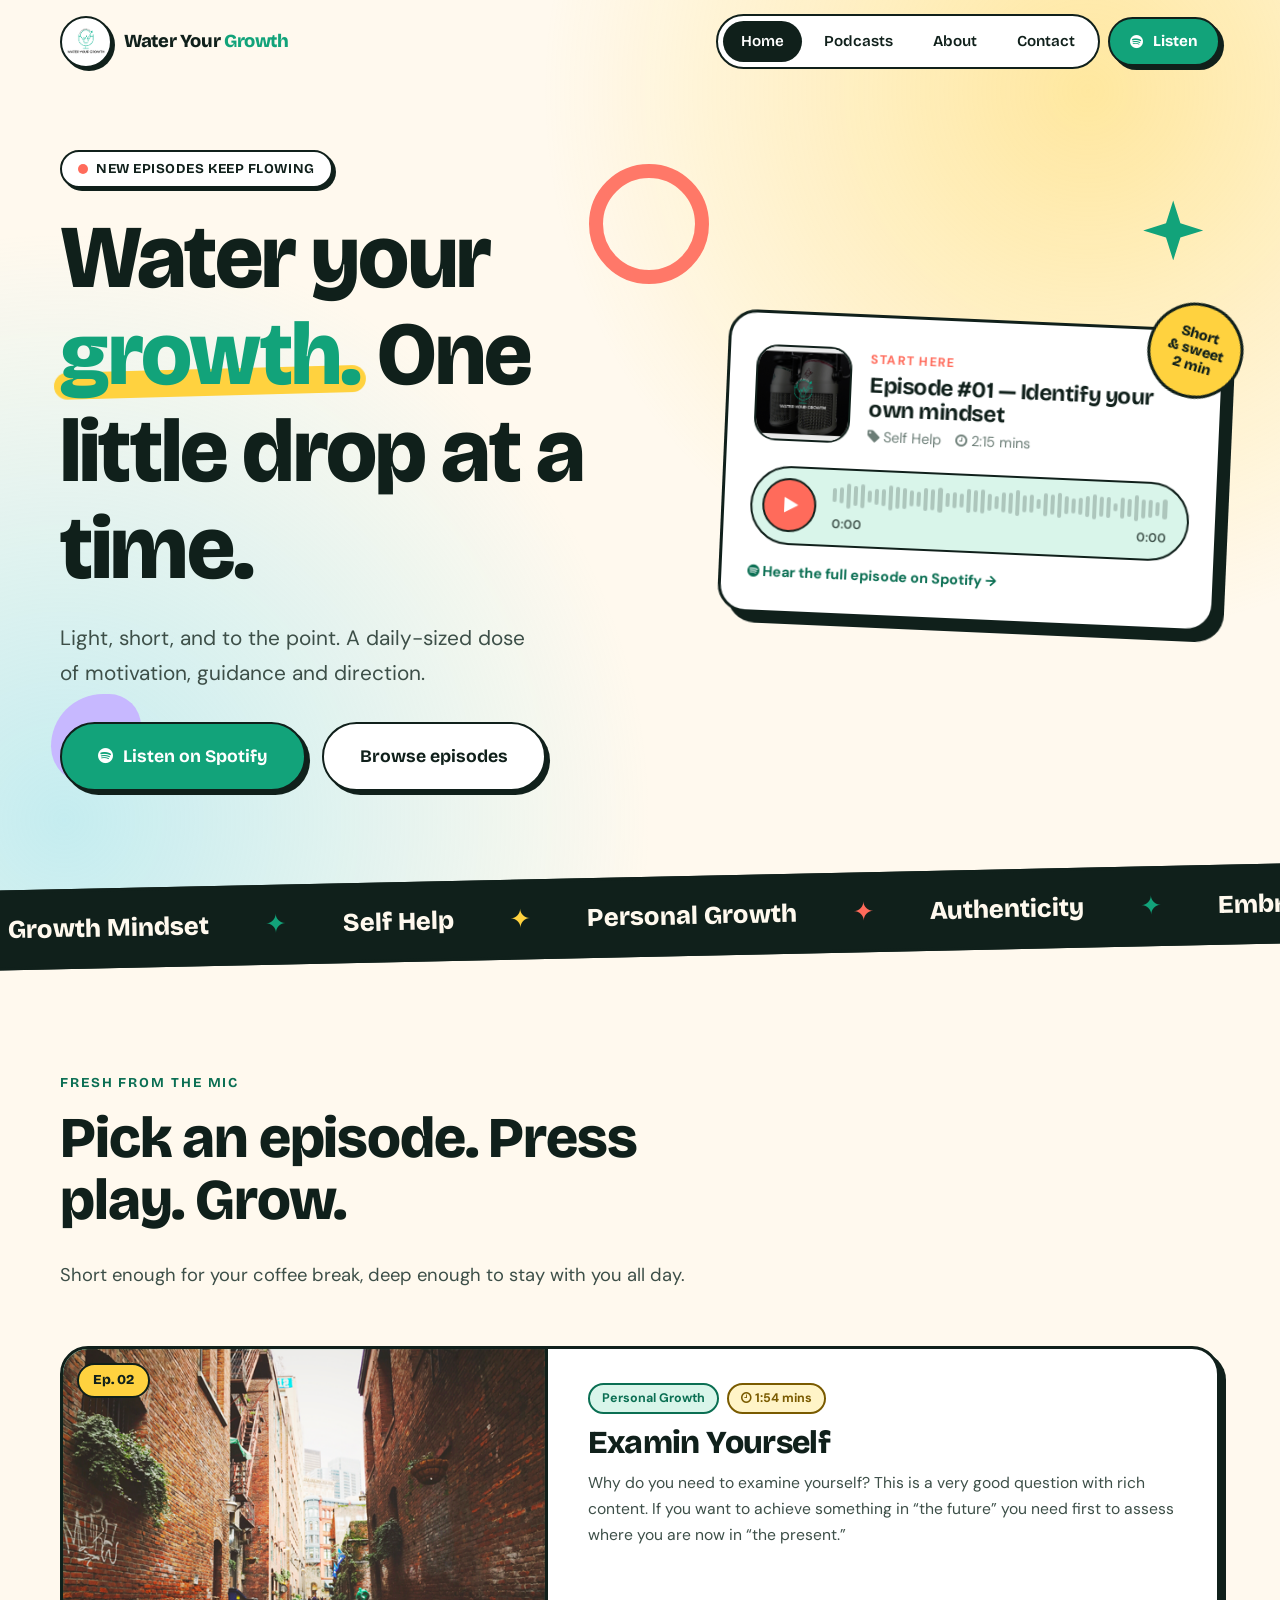
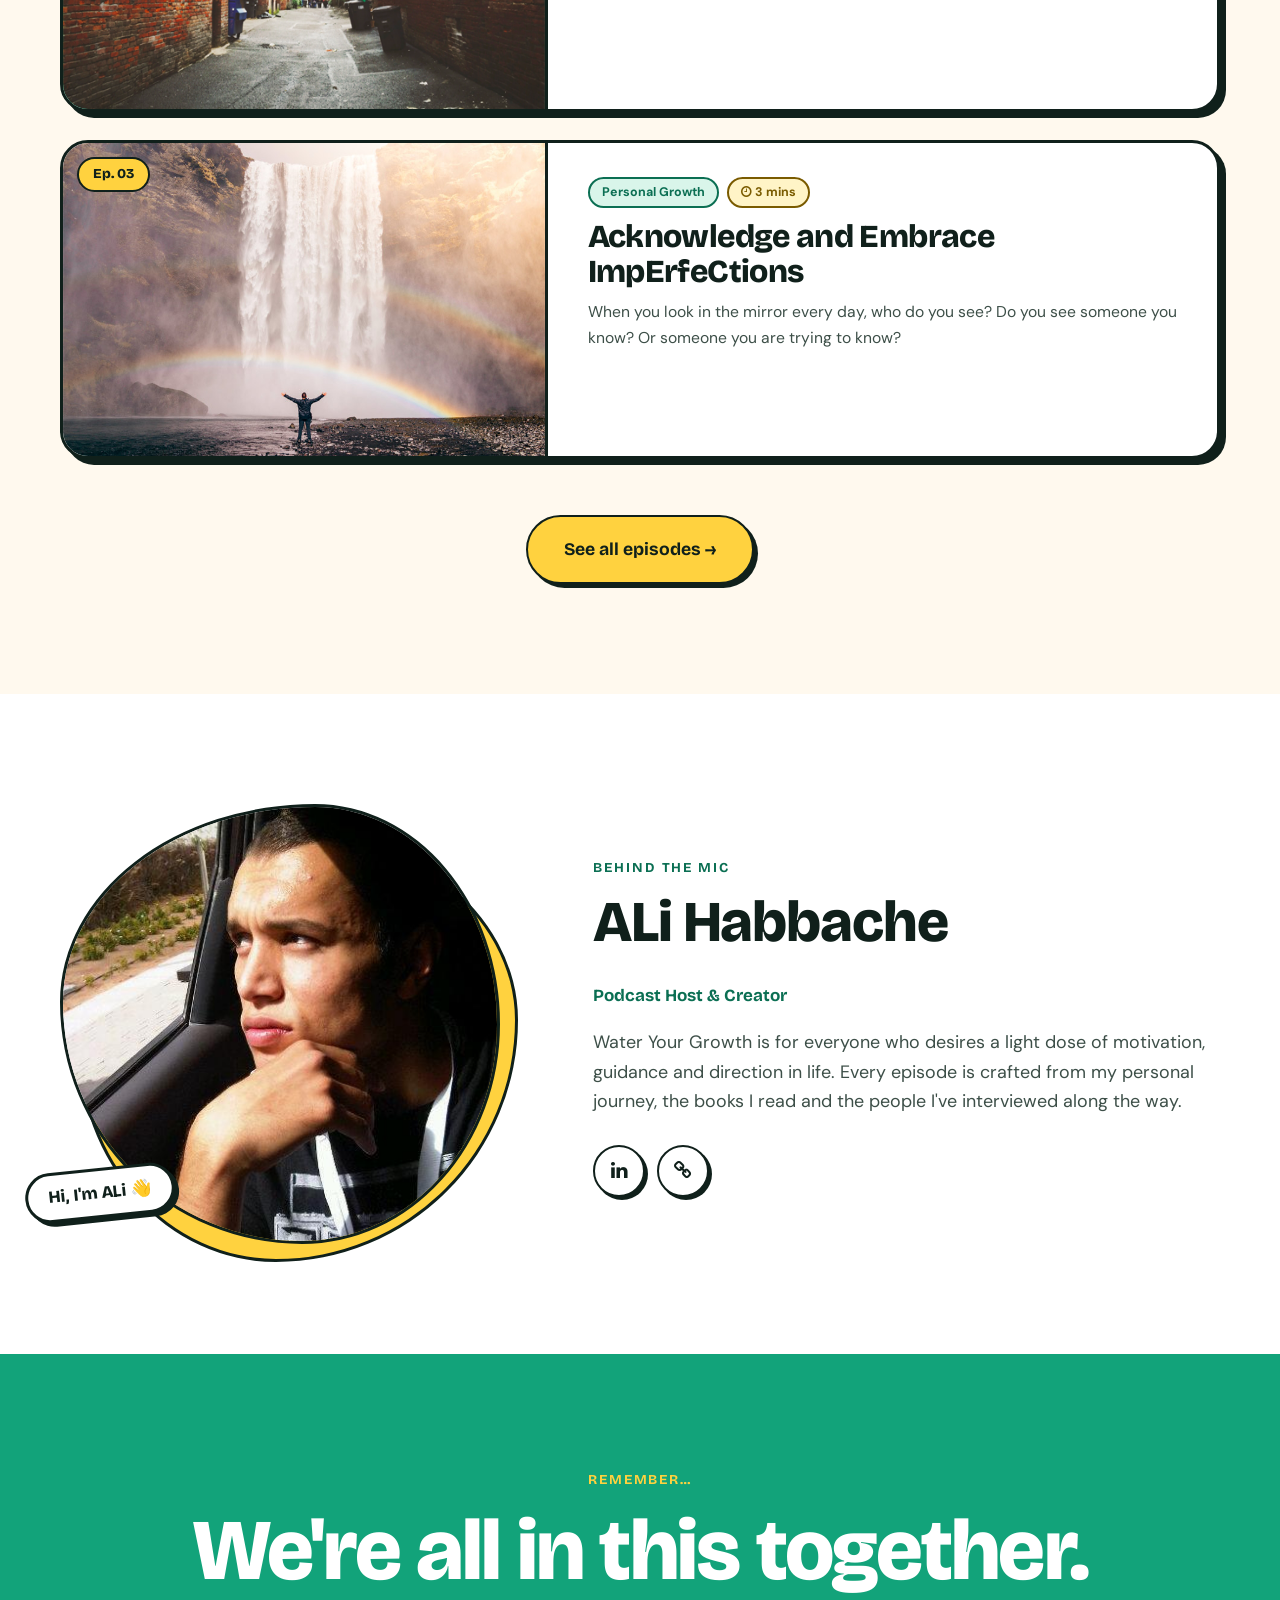
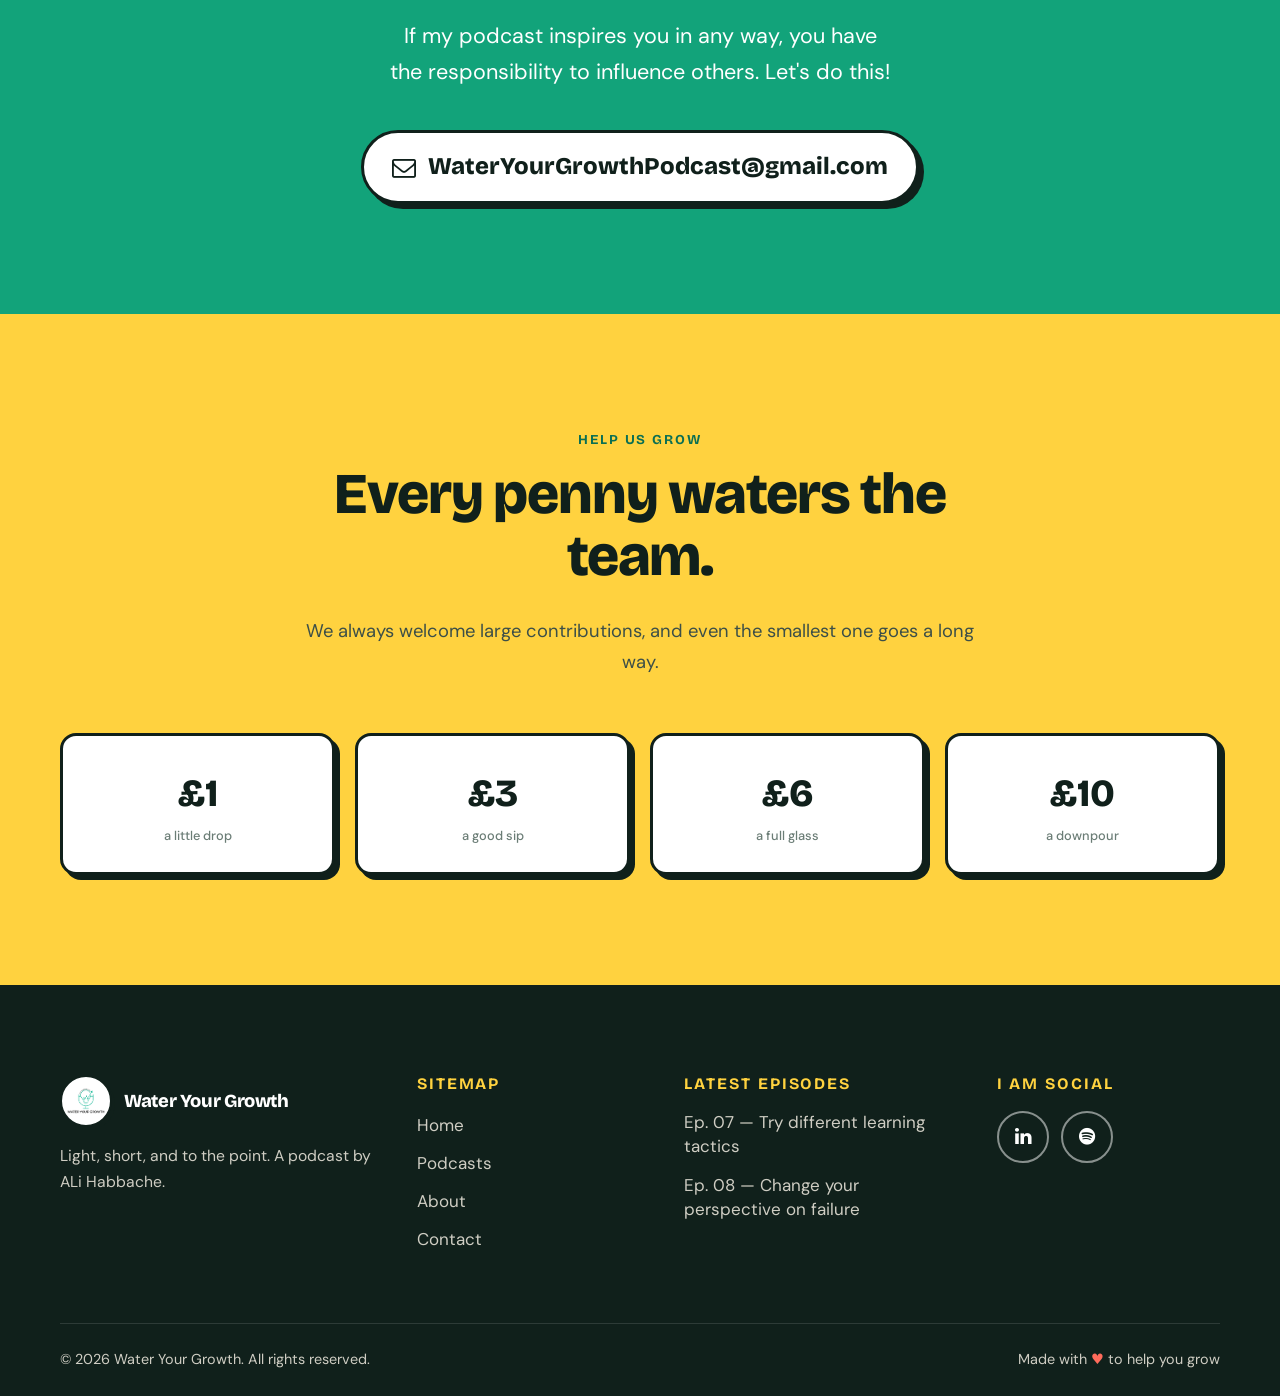
<file: index.html>
<!DOCTYPE html>
<html lang="en">
<head>
	<meta charset="utf-8" />
	<meta name="viewport" content="width=device-width, initial-scale=1" />
	<title>Water Your Growth — A podcast for your personal growth</title>
	<meta name="description" content="Every episode is light, short, and to the point. A podcast by ALi Habbache for a light dose of motivation, guidance and direction in life." />
	<meta name="keywords" content="Water Your Growth, Growth Mindset, Self Help, Personal Development, Personal Growth, educational, ALi Habbache" />
	<meta name="author" content="ALi Habbache" />
	<meta name="robots" content="index, follow" />
	<meta name="theme-color" content="#fff9ee" />

	<meta property="og:locale" content="en" />
	<meta property="og:type" content="website" />
	<meta property="og:title" content="Water Your Growth Podcast" />
	<meta property="og:description" content="Light, short, and to the point. A podcast for your personal growth." />
	<meta property="og:url" content="https://www.wateryourgrowth.com" />
	<meta property="og:site_name" content="Water Your Growth Podcast" />
	<meta property="og:image" content="https://www.wateryourgrowth.com/assets/img/podcast-hero.jpg" />

	<link rel="icon" href="assets/img/favicon.png" />
	<link rel="preconnect" href="https://fonts.googleapis.com" />
	<link rel="preconnect" href="https://fonts.gstatic.com" crossorigin />
	<link href="https://fonts.googleapis.com/css2?family=Bricolage+Grotesque:opsz,wght@12..96,500;12..96,700;12..96,800&family=DM+Sans:wght@400;500;700&display=swap" rel="stylesheet" />
	<link href="https://maxcdn.bootstrapcdn.com/font-awesome/4.5.0/css/font-awesome.min.css" rel="stylesheet" integrity="sha384-XdYbMnZ/QjLh6iI4ogqCTaIjrFk87ip+ekIjefZch0Y+PvJ8CDYtEs1ipDmPorQ+" crossorigin="anonymous" />
	<link href="assets/css/modern.css" rel="stylesheet" />
</head>
<body>
	<a class="skip-link" href="#main">Skip to content</a>

	<header class="site-header">
		<div class="container">
			<a class="brand" href="index.html" aria-label="Water Your Growth — home">
				<span class="brand-badge"><img src="assets/img/logo.png" alt="" /></span>
				<span class="brand-text">Water Your <span>Growth</span></span>
			</a>
			<nav class="nav" aria-label="Main">
				<ul class="nav-links" id="nav-links">
					<li><a href="index.html" class="active" aria-current="page">Home</a></li>
					<li><a href="podcasts.html">Podcasts</a></li>
					<li><a href="about-us.html">About</a></li>
					<li><a href="contact.html">Contact</a></li>
				</ul>
				<a class="btn nav-cta" href="https://open.spotify.com/show/0UwgAOFIvu4CjE8tp0j9Gi?si=_KRq0kqVR7CDPqPMtefZrg" target="_blank" rel="noopener"><i class="fa fa-spotify"></i> Listen</a>
				<button class="nav-toggle" aria-label="Toggle menu" aria-expanded="false" aria-controls="nav-links"><span></span></button>
			</nav>
		</div>
	</header>

	<main id="main">

		<!-- HERO -->
		<section class="hero">
			<span class="shape shape-ring" aria-hidden="true"></span>
			<span class="shape shape-blob" aria-hidden="true"></span>
			<span class="shape shape-star" aria-hidden="true"></span>
			<div class="container hero-grid">
				<div>
					<span class="pill"><span class="dot"></span> New episodes keep flowing</span>
					<h1>Water your <span class="hl">growth.</span> One little drop at a time.</h1>
					<p class="hero-lead">Light, short, and to the point. A daily-sized dose of motivation, guidance and direction.</p>
					<div class="hero-actions">
						<a class="btn btn-green btn-lg" href="https://open.spotify.com/show/0UwgAOFIvu4CjE8tp0j9Gi?si=_KRq0kqVR7CDPqPMtefZrg" target="_blank" rel="noopener"><i class="fa fa-spotify"></i> Listen on Spotify</a>
						<a class="btn btn-white btn-lg" href="#episodes">Browse episodes</a>
					</div>
				</div>

				<div class="now-playing">
					<div class="sticker" aria-hidden="true">Short<br>&amp; sweet<br>2 min</div>
					<div class="np-card">
						<div class="np-top">
							<div class="np-art"><img src="assets/img/podcast-hero.jpg" alt="Two studio microphones with the Water Your Growth logo" /></div>
							<div>
								<span class="np-label">Start here</span>
								<h2 class="np-title">Episode #01 — Identify your own mindset</h2>
								<div class="np-meta"><span><i class="fa fa-tag"></i> Self Help</span><span><i class="fa fa-clock-o"></i> 2:15 mins</span></div>
							</div>
						</div>
						<div class="player">
							<button class="player-btn" type="button" aria-label="Play episode preview"><i class="fa fa-play"></i></button>
							<div class="player-main">
								<div class="wave" aria-hidden="true"></div>
								<div class="player-time"><span class="t-cur">0:00</span><span class="t-dur">0:00</span></div>
							</div>
							<audio preload="metadata" src="assets/audio/emotional.mp3"></audio>
						</div>
						<p style="margin:16px 0 0;font-size:.9rem;"><a href="https://open.spotify.com/episode/3XUxHkICE8mU468zAvEsn5?si=c05c6ad4be2b4b58" target="_blank" rel="noopener" style="font-weight:700;color:var(--green-dark);"><i class="fa fa-spotify"></i> Hear the full episode on Spotify →</a></p>
					</div>
				</div>
			</div>
		</section>

		<!-- MARQUEE -->
		<div class="marquee" aria-hidden="true">
			<div class="marquee-track">
				<span>Growth Mindset</span><span>Self Help</span><span>Personal Growth</span><span>Authenticity</span><span>Embrace Imperfection</span><span>Challenges are opportunities</span>
				<span>Growth Mindset</span><span>Self Help</span><span>Personal Growth</span><span>Authenticity</span><span>Embrace Imperfection</span><span>Challenges are opportunities</span>
			</div>
		</div>

		<!-- EPISODES -->
		<section id="episodes" class="section">
			<div class="container">
				<div class="section-head reveal">
					<span class="eyebrow">Fresh from the mic</span>
					<h2>Pick an episode. Press play. Grow.</h2>
					<p>Short enough for your coffee break, deep enough to stay with you all day.</p>
				</div>

				<div class="ep-list">
					<article class="ep-card wide reveal" style="--tilt:-.4deg">
						<div class="ep-art">
							<span class="ep-num">Ep. 02</span>
							<img src="assets/img/cards/podcast-full-thumb.jpg" alt="" loading="lazy" />
							<span class="ep-play" aria-hidden="true"><i class="fa fa-play"></i></span>
						</div>
						<div class="ep-body">
							<div class="ep-tags"><span class="tag">Personal Growth</span><span class="tag tag-time"><i class="fa fa-clock-o"></i> 1:54 mins</span></div>
							<h3><a href="https://open.spotify.com/episode/7ftjHag3jpCCGaOYVAvidT?si=9406cf4c490448e0" target="_blank" rel="noopener">Examin Yourself</a></h3>
							<p>Why do you need to examine yourself? This is a very good question with rich content. If you want to achieve something in “the future” you need first to assess where you are now in “the present.”</p>
						</div>
					</article>

					<article class="ep-card wide reveal" style="--tilt:.4deg">
						<div class="ep-art">
							<span class="ep-num">Ep. 03</span>
							<img src="assets/img/cards/podcast-boxed-thumb3.jpg" alt="" loading="lazy" />
							<span class="ep-play" aria-hidden="true"><i class="fa fa-play"></i></span>
						</div>
						<div class="ep-body">
							<div class="ep-tags"><span class="tag">Personal Growth</span><span class="tag tag-time"><i class="fa fa-clock-o"></i> 3 mins</span></div>
							<h3><a href="https://open.spotify.com/episode/3RXbL3HRnrpogyGQNSMWiz?si=4b841dbef6c44a64" target="_blank" rel="noopener">Acknowledge and Embrace ImpErfeCtions</a></h3>
							<p>When you look in the mirror every day, who do you see? Do you see someone you know? Or someone you are trying to know?</p>
						</div>
					</article>
				</div>

				<div class="cta-row reveal">
					<a class="btn btn-lg" href="podcasts.html">See all episodes →</a>
				</div>
			</div>
		</section>

		<!-- HOST -->
		<section id="about" class="section section-white">
			<div class="container host-grid">
				<div class="host-photo reveal">
					<img src="assets/img/team/team-1.jpg" alt="ALi Habbache, host and creator of Water Your Growth" loading="lazy" />
					<span class="host-badge">Hi, I'm ALi 👋</span>
				</div>
				<div class="host-copy reveal" style="--d:.15s">
					<span class="eyebrow">Behind the mic</span>
					<h2>ALi Habbache</h2>
					<span class="role">Podcast Host &amp; Creator</span>
					<p>Water Your Growth is for everyone who desires a light dose of motivation, guidance and direction in life. Every episode is crafted from my personal journey, the books I read and the people I've interviewed along the way.</p>
					<div class="social-row">
						<a class="social-btn" href="https://www.linkedin.com/in/alihabbache" target="_blank" rel="noopener" aria-label="LinkedIn"><i class="fa fa-linkedin"></i></a>
						<a class="social-btn" href="https://www.alihabbache.com" target="_blank" rel="noopener" aria-label="Website"><i class="fa fa-link"></i></a>
					</div>
				</div>
			</div>
		</section>

		<!-- REMEMBER -->
		<section class="section section-green remember">
			<div class="container reveal">
				<span class="eyebrow">Remember…</span>
				<h2>We're all in this together.</h2>
				<p>If my podcast inspires you in any way, you have the responsibility to influence others. Let's do this!</p>
				<a class="mail-link" href="mailto:WaterYourGrowthPodcast@gmail.com"><i class="fa fa-envelope-o"></i> WaterYourGrowthPodcast@gmail.com</a>
			</div>
		</section>

		<!-- DONATE -->
		<section id="donate" class="section section-sun">
			<div class="container center">
				<div class="section-head center reveal">
					<span class="eyebrow">Help us grow</span>
					<h2>Every penny waters the team.</h2>
					<p>We always welcome large contributions, and even the smallest one goes a long way.</p>
				</div>
				<div class="donate-grid reveal">
					<a class="donate-amt" href="https://www.paypal.com/paypalme/wateryourgrowth" target="_blank" rel="noopener">£1<small>a little drop</small></a>
					<a class="donate-amt" href="https://www.paypal.com/paypalme/wateryourgrowth" target="_blank" rel="noopener">£3<small>a good sip</small></a>
					<a class="donate-amt" href="https://www.paypal.com/paypalme/wateryourgrowth" target="_blank" rel="noopener">£6<small>a full glass</small></a>
					<a class="donate-amt" href="https://www.paypal.com/paypalme/wateryourgrowth" target="_blank" rel="noopener">£10<small>a downpour</small></a>
				</div>
			</div>
		</section>

	</main>

	<footer class="site-footer">
		<div class="container">
			<div class="footer-grid">
				<div class="footer-brand">
					<a class="brand" href="index.html"><span class="brand-badge"><img src="assets/img/logo.png" alt="" /></span><span class="brand-text">Water Your Growth</span></a>
					<p>Light, short, and to the point. A podcast by ALi Habbache.</p>
				</div>
				<div>
					<h4>Sitemap</h4>
					<ul class="footer-list">
						<li><a href="index.html">Home</a></li>
						<li><a href="podcasts.html">Podcasts</a></li>
						<li><a href="about-us.html">About</a></li>
						<li><a href="contact.html">Contact</a></li>
					</ul>
				</div>
				<div>
					<h4>Latest episodes</h4>
					<ul class="footer-eps">
						<li><a href="https://open.spotify.com/episode/5V1z5bCGOxOTAQ2JnmDpN2?si=38253fa31ca4441c" target="_blank" rel="noopener">Ep. 07 — Try different learning tactics</a></li>
						<li><a href="https://open.spotify.com/episode/5ooJucrFzeTPk5b1ufOdjo?si=1058794a7d9c4941" target="_blank" rel="noopener">Ep. 08 — Change your perspective on failure</a></li>
					</ul>
				</div>
				<div>
					<h4>I am social</h4>
					<div class="social-row" style="margin-top:0">
						<a class="social-btn" href="https://www.linkedin.com/company/wateryourgrowth/" target="_blank" rel="noopener" aria-label="LinkedIn"><i class="fa fa-linkedin"></i></a>
						<a class="social-btn" href="https://open.spotify.com/show/0UwgAOFIvu4CjE8tp0j9Gi?si=_KRq0kqVR7CDPqPMtefZrg" target="_blank" rel="noopener" aria-label="Spotify"><i class="fa fa-spotify"></i></a>
					</div>
				</div>
			</div>
			<div class="footer-bar">
				<span>© <span class="year">2022</span> Water Your Growth. All rights reserved.</span>
				<span>Made with <span class="heart">♥</span> to help you grow</span>
			</div>
		</div>
	</footer>

	<script src="assets/js/modern.js"></script>
</body>
</html>
</file>
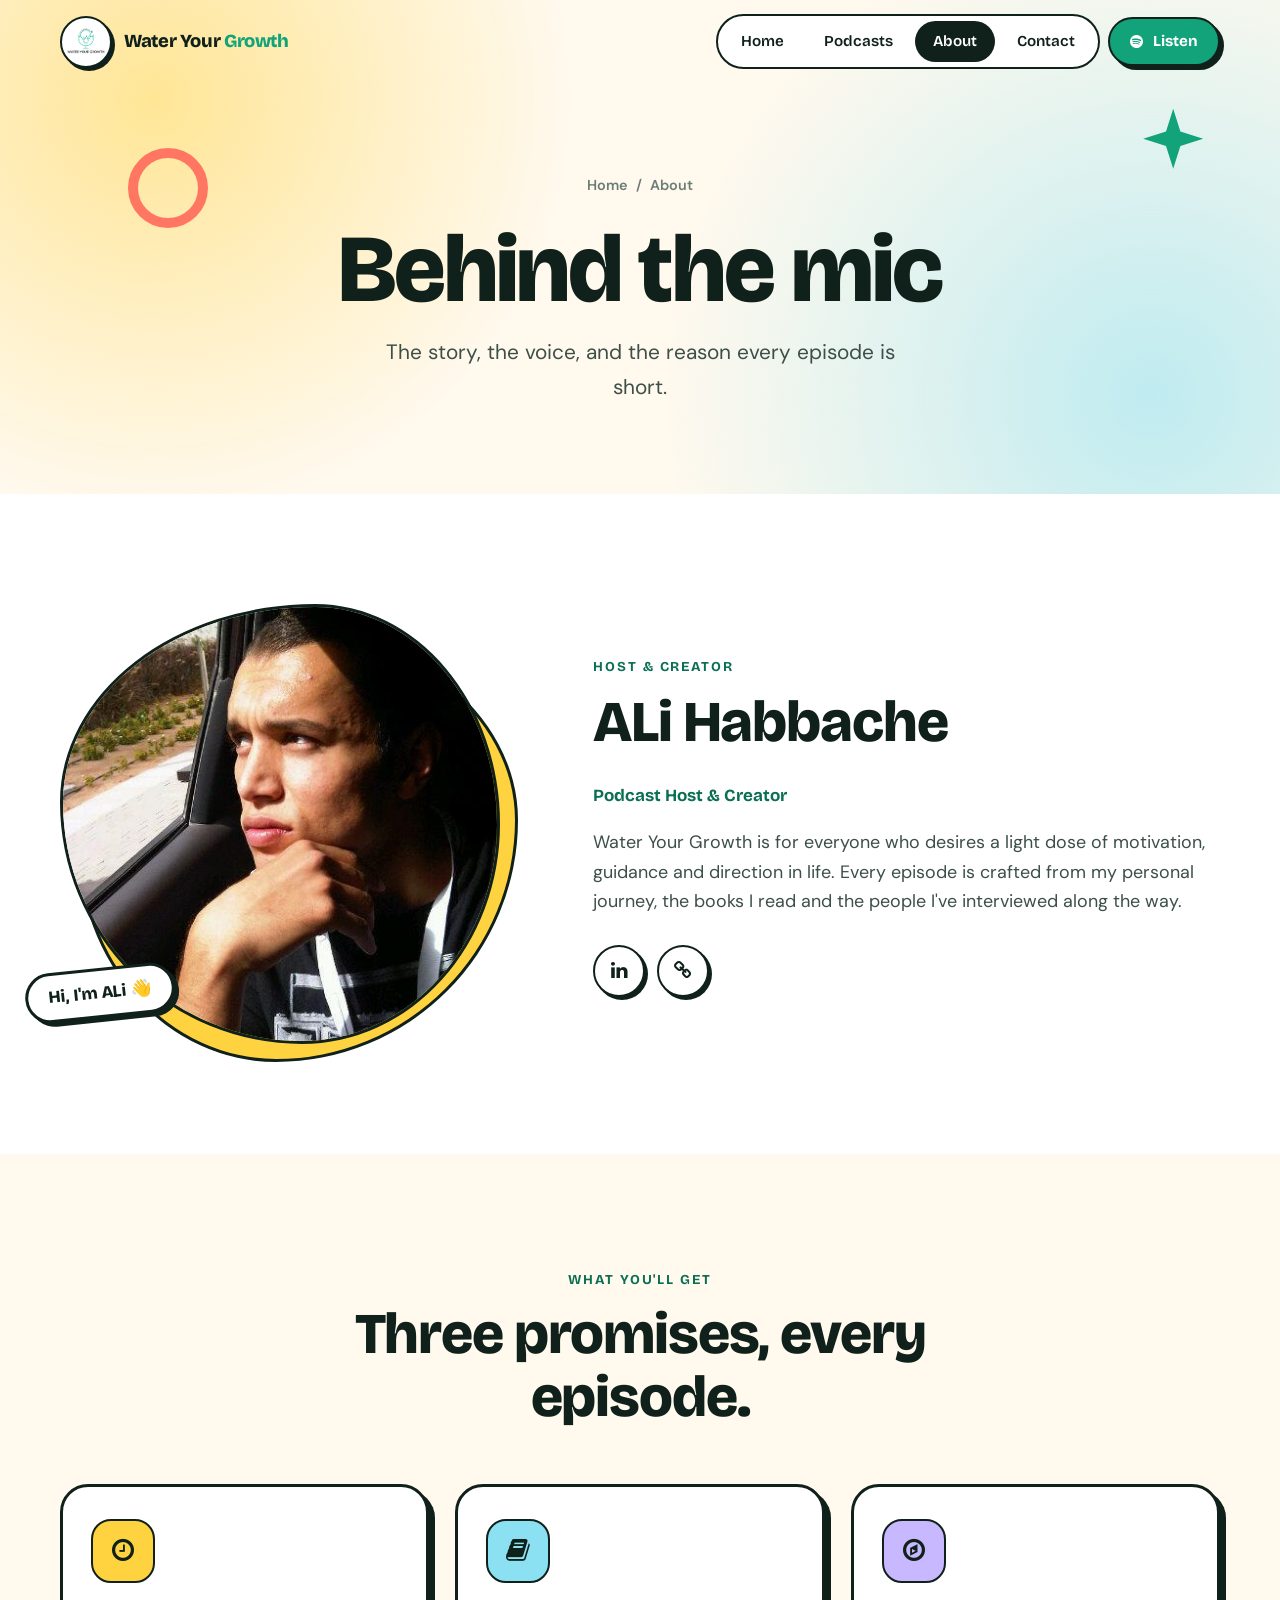
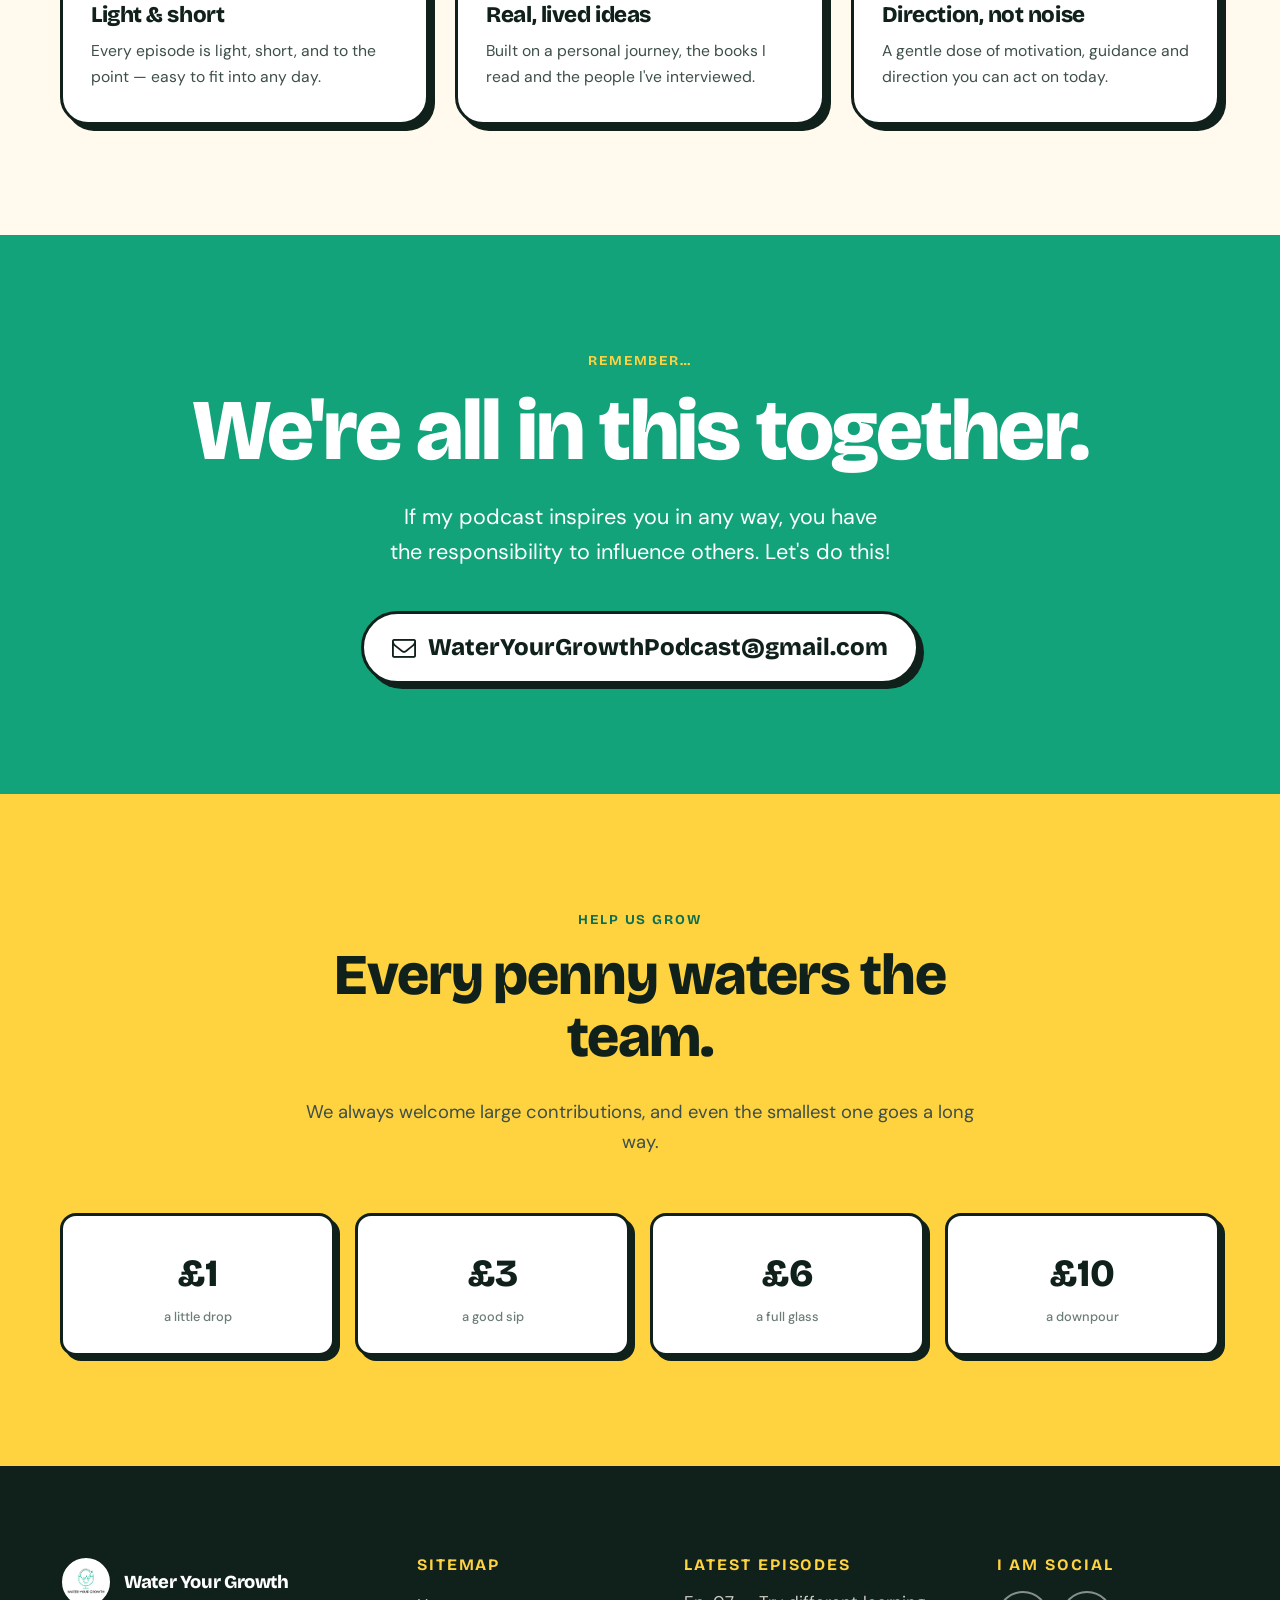
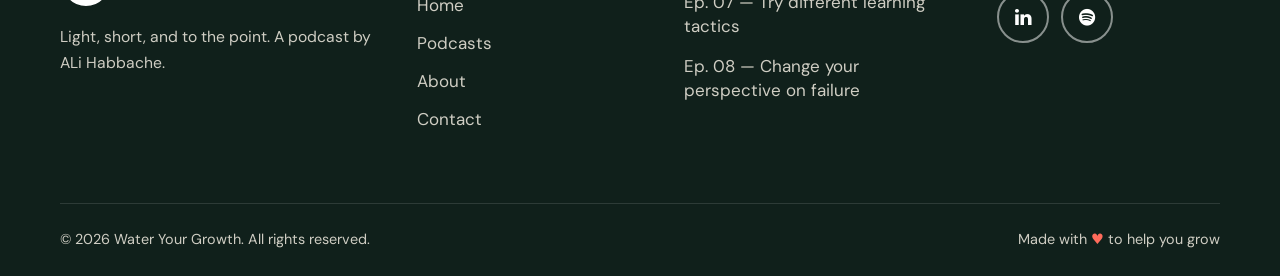
<file: about-us.html>
<!DOCTYPE html>
<html lang="en">
<head>
	<meta charset="utf-8" />
	<meta name="viewport" content="width=device-width, initial-scale=1" />
	<title>About ALi Habbache — Water Your Growth Podcast</title>
	<meta name="description" content="Meet ALi Habbache, host and creator of Water Your Growth — a podcast for a light dose of motivation, guidance and direction in life." />
	<meta name="keywords" content="Water Your Growth, ALi Habbache, Growth Mindset, Self Help, Personal Growth" />
	<meta name="author" content="ALi Habbache" />
	<meta name="robots" content="index, follow" />
	<meta name="theme-color" content="#fff9ee" />

	<meta property="og:locale" content="en" />
	<meta property="og:type" content="website" />
	<meta property="og:title" content="About — Water Your Growth Podcast" />
	<meta property="og:description" content="Meet ALi Habbache, host and creator of Water Your Growth." />
	<meta property="og:url" content="https://www.wateryourgrowth.com/about-us.html" />
	<meta property="og:site_name" content="Water Your Growth Podcast" />
	<meta property="og:image" content="https://www.wateryourgrowth.com/assets/img/podcast-hero.jpg" />

	<link rel="icon" href="assets/img/favicon.png" />
	<link rel="preconnect" href="https://fonts.googleapis.com" />
	<link rel="preconnect" href="https://fonts.gstatic.com" crossorigin />
	<link href="https://fonts.googleapis.com/css2?family=Bricolage+Grotesque:opsz,wght@12..96,500;12..96,700;12..96,800&family=DM+Sans:wght@400;500;700&display=swap" rel="stylesheet" />
	<link href="https://maxcdn.bootstrapcdn.com/font-awesome/4.5.0/css/font-awesome.min.css" rel="stylesheet" integrity="sha384-XdYbMnZ/QjLh6iI4ogqCTaIjrFk87ip+ekIjefZch0Y+PvJ8CDYtEs1ipDmPorQ+" crossorigin="anonymous" />
	<link href="assets/css/modern.css" rel="stylesheet" />
</head>
<body>
	<a class="skip-link" href="#main">Skip to content</a>

	<header class="site-header">
		<div class="container">
			<a class="brand" href="index.html" aria-label="Water Your Growth — home">
				<span class="brand-badge"><img src="assets/img/logo.png" alt="" /></span>
				<span class="brand-text">Water Your <span>Growth</span></span>
			</a>
			<nav class="nav" aria-label="Main">
				<ul class="nav-links" id="nav-links">
					<li><a href="index.html">Home</a></li>
					<li><a href="podcasts.html">Podcasts</a></li>
					<li><a href="about-us.html" class="active" aria-current="page">About</a></li>
					<li><a href="contact.html">Contact</a></li>
				</ul>
				<a class="btn nav-cta" href="https://open.spotify.com/show/0UwgAOFIvu4CjE8tp0j9Gi?si=_KRq0kqVR7CDPqPMtefZrg" target="_blank" rel="noopener"><i class="fa fa-spotify"></i> Listen</a>
				<button class="nav-toggle" aria-label="Toggle menu" aria-expanded="false" aria-controls="nav-links"><span></span></button>
			</nav>
		</div>
	</header>

	<main id="main">

		<section class="page-hero">
			<span class="shape shape-ring" aria-hidden="true" style="left:10%;top:30%;width:80px;height:80px;border-width:10px"></span>
			<span class="shape shape-star" aria-hidden="true"></span>
			<div class="container">
				<div class="crumbs"><a href="index.html">Home</a> <span>/</span> <span>About</span></div>
				<h1>Behind the mic</h1>
				<p>The story, the voice, and the reason every episode is short.</p>
			</div>
		</section>

		<section class="section section-white">
			<div class="container host-grid">
				<div class="host-photo reveal">
					<img src="assets/img/team/team-1.jpg" alt="ALi Habbache, host and creator of Water Your Growth" loading="lazy" />
					<span class="host-badge">Hi, I'm ALi 👋</span>
				</div>
				<div class="host-copy reveal" style="--d:.15s">
					<span class="eyebrow">Host &amp; creator</span>
					<h2>ALi Habbache</h2>
					<span class="role">Podcast Host &amp; Creator</span>
					<p>Water Your Growth is for everyone who desires a light dose of motivation, guidance and direction in life. Every episode is crafted from my personal journey, the books I read and the people I've interviewed along the way.</p>
					<div class="social-row">
						<a class="social-btn" href="https://www.linkedin.com/in/alihabbache" target="_blank" rel="noopener" aria-label="LinkedIn"><i class="fa fa-linkedin"></i></a>
						<a class="social-btn" href="https://www.alihabbache.com" target="_blank" rel="noopener" aria-label="Website"><i class="fa fa-link"></i></a>
					</div>
				</div>
			</div>
		</section>

		<section class="section">
			<div class="container">
				<div class="section-head center reveal">
					<span class="eyebrow">What you'll get</span>
					<h2>Three promises, every episode.</h2>
				</div>
				<div class="values">
					<div class="value reveal">
						<div class="value-icon"><i class="fa fa-clock-o"></i></div>
						<h3>Light &amp; short</h3>
						<p>Every episode is light, short, and to the point — easy to fit into any day.</p>
					</div>
					<div class="value reveal" style="--d:.1s">
						<div class="value-icon"><i class="fa fa-book"></i></div>
						<h3>Real, lived ideas</h3>
						<p>Built on a personal journey, the books I read and the people I've interviewed.</p>
					</div>
					<div class="value reveal" style="--d:.2s">
						<div class="value-icon"><i class="fa fa-compass"></i></div>
						<h3>Direction, not noise</h3>
						<p>A gentle dose of motivation, guidance and direction you can act on today.</p>
					</div>
				</div>
			</div>
		</section>

		<section class="section section-green remember">
			<div class="container reveal">
				<span class="eyebrow">Remember…</span>
				<h2>We're all in this together.</h2>
				<p>If my podcast inspires you in any way, you have the responsibility to influence others. Let's do this!</p>
				<a class="mail-link" href="mailto:WaterYourGrowthPodcast@gmail.com"><i class="fa fa-envelope-o"></i> WaterYourGrowthPodcast@gmail.com</a>
			</div>
		</section>

		<section id="donate" class="section section-sun">
			<div class="container center">
				<div class="section-head center reveal">
					<span class="eyebrow">Help us grow</span>
					<h2>Every penny waters the team.</h2>
					<p>We always welcome large contributions, and even the smallest one goes a long way.</p>
				</div>
				<div class="donate-grid reveal">
					<a class="donate-amt" href="https://www.paypal.com/paypalme/wateryourgrowth" target="_blank" rel="noopener">£1<small>a little drop</small></a>
					<a class="donate-amt" href="https://www.paypal.com/paypalme/wateryourgrowth" target="_blank" rel="noopener">£3<small>a good sip</small></a>
					<a class="donate-amt" href="https://www.paypal.com/paypalme/wateryourgrowth" target="_blank" rel="noopener">£6<small>a full glass</small></a>
					<a class="donate-amt" href="https://www.paypal.com/paypalme/wateryourgrowth" target="_blank" rel="noopener">£10<small>a downpour</small></a>
				</div>
			</div>
		</section>

	</main>

	<footer class="site-footer">
		<div class="container">
			<div class="footer-grid">
				<div class="footer-brand">
					<a class="brand" href="index.html"><span class="brand-badge"><img src="assets/img/logo.png" alt="" /></span><span class="brand-text">Water Your Growth</span></a>
					<p>Light, short, and to the point. A podcast by ALi Habbache.</p>
				</div>
				<div>
					<h4>Sitemap</h4>
					<ul class="footer-list">
						<li><a href="index.html">Home</a></li>
						<li><a href="podcasts.html">Podcasts</a></li>
						<li><a href="about-us.html">About</a></li>
						<li><a href="contact.html">Contact</a></li>
					</ul>
				</div>
				<div>
					<h4>Latest episodes</h4>
					<ul class="footer-eps">
						<li><a href="https://open.spotify.com/episode/5V1z5bCGOxOTAQ2JnmDpN2?si=38253fa31ca4441c" target="_blank" rel="noopener">Ep. 07 — Try different learning tactics</a></li>
						<li><a href="https://open.spotify.com/episode/5ooJucrFzeTPk5b1ufOdjo?si=1058794a7d9c4941" target="_blank" rel="noopener">Ep. 08 — Change your perspective on failure</a></li>
					</ul>
				</div>
				<div>
					<h4>I am social</h4>
					<div class="social-row" style="margin-top:0">
						<a class="social-btn" href="https://www.linkedin.com/company/wateryourgrowth/" target="_blank" rel="noopener" aria-label="LinkedIn"><i class="fa fa-linkedin"></i></a>
						<a class="social-btn" href="https://open.spotify.com/show/0UwgAOFIvu4CjE8tp0j9Gi?si=_KRq0kqVR7CDPqPMtefZrg" target="_blank" rel="noopener" aria-label="Spotify"><i class="fa fa-spotify"></i></a>
					</div>
				</div>
			</div>
			<div class="footer-bar">
				<span>© <span class="year">2022</span> Water Your Growth. All rights reserved.</span>
				<span>Made with <span class="heart">♥</span> to help you grow</span>
			</div>
		</div>
	</footer>

	<script src="assets/js/modern.js"></script>
</body>
</html>
</file>
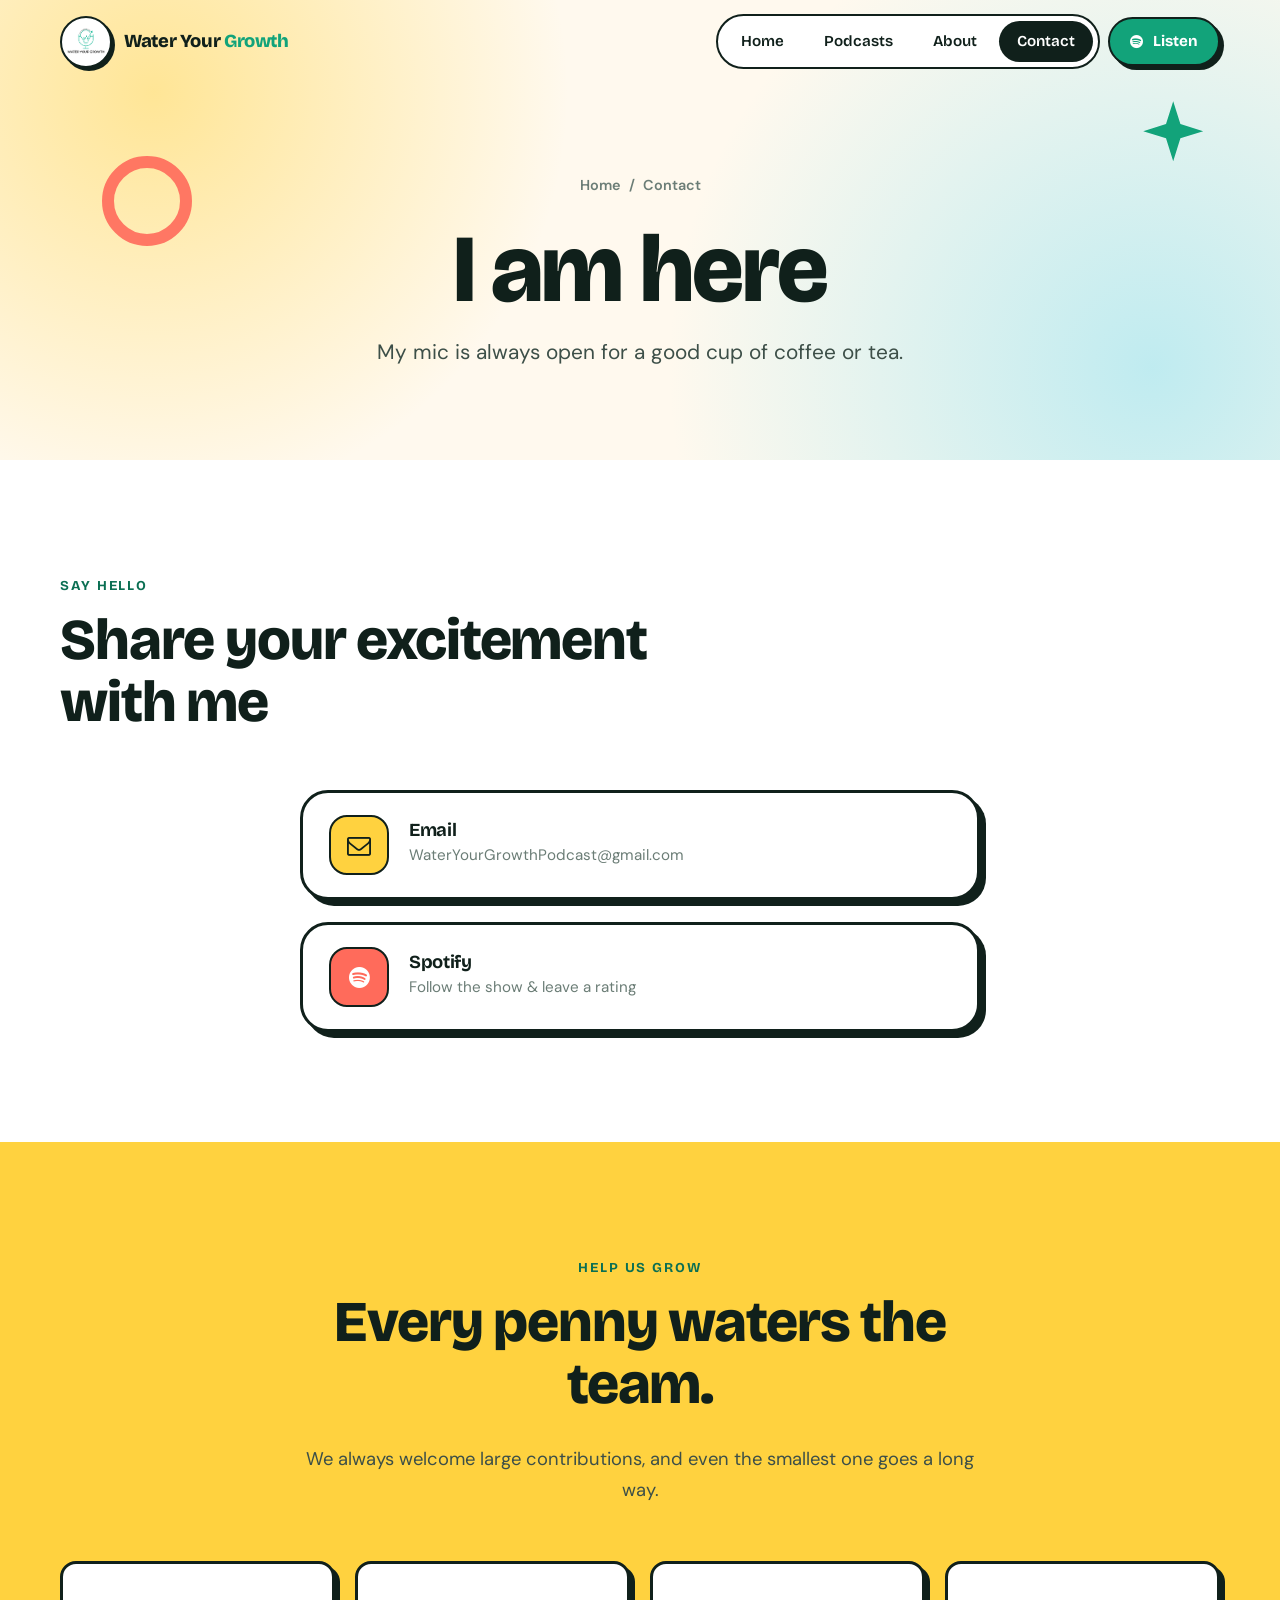
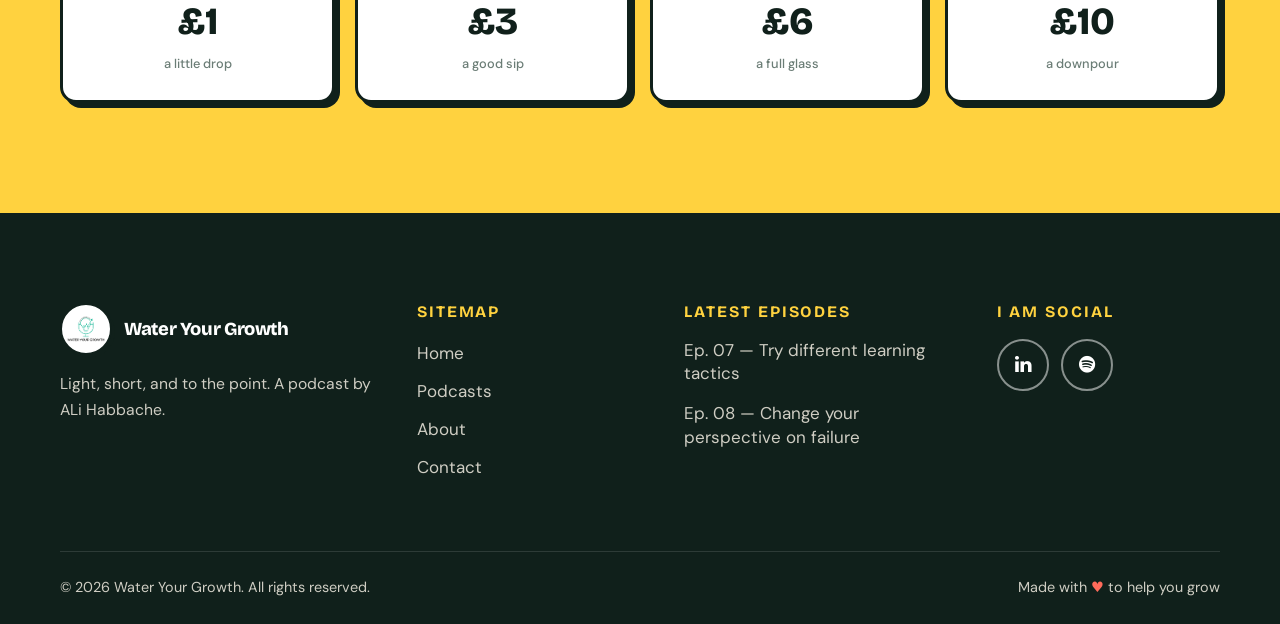
<file: contact.html>
<!DOCTYPE html>
<html lang="en">
<head>
	<meta charset="utf-8" />
	<meta name="viewport" content="width=device-width, initial-scale=1" />
	<title>Contact — Water Your Growth Podcast</title>
	<meta name="description" content="Share your excitement with ALi. Get in touch with the Water Your Growth podcast." />
	<meta name="keywords" content="Water Your Growth, contact, ALi Habbache, podcast" />
	<meta name="author" content="ALi Habbache" />
	<meta name="robots" content="index, follow" />
	<meta name="theme-color" content="#fff9ee" />

	<meta property="og:locale" content="en" />
	<meta property="og:type" content="website" />
	<meta property="og:title" content="Contact — Water Your Growth Podcast" />
	<meta property="og:description" content="Share your excitement with ALi." />
	<meta property="og:url" content="https://www.wateryourgrowth.com/contact.html" />
	<meta property="og:site_name" content="Water Your Growth Podcast" />
	<meta property="og:image" content="https://www.wateryourgrowth.com/assets/img/podcast-hero.jpg" />

	<link rel="icon" href="assets/img/favicon.png" />
	<link rel="preconnect" href="https://fonts.googleapis.com" />
	<link rel="preconnect" href="https://fonts.gstatic.com" crossorigin />
	<link href="https://fonts.googleapis.com/css2?family=Bricolage+Grotesque:opsz,wght@12..96,500;12..96,700;12..96,800&family=DM+Sans:wght@400;500;700&display=swap" rel="stylesheet" />
	<link href="https://maxcdn.bootstrapcdn.com/font-awesome/4.5.0/css/font-awesome.min.css" rel="stylesheet" integrity="sha384-XdYbMnZ/QjLh6iI4ogqCTaIjrFk87ip+ekIjefZch0Y+PvJ8CDYtEs1ipDmPorQ+" crossorigin="anonymous" />
	<link href="assets/css/modern.css" rel="stylesheet" />
</head>
<body>
	<a class="skip-link" href="#main">Skip to content</a>

	<header class="site-header">
		<div class="container">
			<a class="brand" href="index.html" aria-label="Water Your Growth — home">
				<span class="brand-badge"><img src="assets/img/logo.png" alt="" /></span>
				<span class="brand-text">Water Your <span>Growth</span></span>
			</a>
			<nav class="nav" aria-label="Main">
				<ul class="nav-links" id="nav-links">
					<li><a href="index.html">Home</a></li>
					<li><a href="podcasts.html">Podcasts</a></li>
					<li><a href="about-us.html">About</a></li>
					<li><a href="contact.html" class="active" aria-current="page">Contact</a></li>
				</ul>
				<a class="btn nav-cta" href="https://open.spotify.com/show/0UwgAOFIvu4CjE8tp0j9Gi?si=_KRq0kqVR7CDPqPMtefZrg" target="_blank" rel="noopener"><i class="fa fa-spotify"></i> Listen</a>
				<button class="nav-toggle" aria-label="Toggle menu" aria-expanded="false" aria-controls="nav-links"><span></span></button>
			</nav>
		</div>
	</header>

	<main id="main">

		<section class="page-hero">
			<span class="shape shape-ring" aria-hidden="true" style="left:8%;top:34%;width:90px;height:90px;border-width:12px"></span>
			<span class="shape shape-star" aria-hidden="true"></span>
			<div class="container">
				<div class="crumbs"><a href="index.html">Home</a> <span>/</span> <span>Contact</span></div>
				<h1>I am here</h1>
				<p>My mic is always open for a good cup of coffee or tea.</p>
			</div>
		</section>

		<section class="section section-white">
			<div class="container">
				<div class="section-head reveal">
					<span class="eyebrow">Say hello</span>
					<h2>Share your excitement with me</h2>
				</div>
				<div class="contact-grid">

					<div class="contact-cards">
						<a class="c-card reveal" href="mailto:WaterYourGrowthPodcast@gmail.com">
							<span class="c-icon"><i class="fa fa-envelope-o"></i></span>
							<div><h3>Email</h3><p>WaterYourGrowthPodcast@gmail.com</p></div>
						</a>
						<a class="c-card reveal" href="https://open.spotify.com/show/0UwgAOFIvu4CjE8tp0j9Gi?si=_KRq0kqVR7CDPqPMtefZrg" target="_blank" rel="noopener" style="--d:.16s">
							<span class="c-icon"><i class="fa fa-spotify"></i></span>
							<div><h3>Spotify</h3><p>Follow the show &amp; leave a rating</p></div>
						</a>
					</div>
				</div>
			</div>
		</section>

		<section id="donate" class="section section-sun">
			<div class="container center">
				<div class="section-head center reveal">
					<span class="eyebrow">Help us grow</span>
					<h2>Every penny waters the team.</h2>
					<p>We always welcome large contributions, and even the smallest one goes a long way.</p>
				</div>
				<div class="donate-grid reveal">
					<a class="donate-amt" href="https://www.paypal.com/paypalme/wateryourgrowth" target="_blank" rel="noopener">£1<small>a little drop</small></a>
					<a class="donate-amt" href="https://www.paypal.com/paypalme/wateryourgrowth" target="_blank" rel="noopener">£3<small>a good sip</small></a>
					<a class="donate-amt" href="https://www.paypal.com/paypalme/wateryourgrowth" target="_blank" rel="noopener">£6<small>a full glass</small></a>
					<a class="donate-amt" href="https://www.paypal.com/paypalme/wateryourgrowth" target="_blank" rel="noopener">£10<small>a downpour</small></a>
				</div>
			</div>
		</section>

	</main>


	<footer class="site-footer">
		<div class="container">
			<div class="footer-grid">
				<div class="footer-brand">
					<a class="brand" href="index.html"><span class="brand-badge"><img src="assets/img/logo.png" alt="" /></span><span class="brand-text">Water Your Growth</span></a>
					<p>Light, short, and to the point. A podcast by ALi Habbache.</p>
				</div>
				<div>
					<h4>Sitemap</h4>
					<ul class="footer-list">
						<li><a href="index.html">Home</a></li>
						<li><a href="podcasts.html">Podcasts</a></li>
						<li><a href="about-us.html">About</a></li>
						<li><a href="contact.html">Contact</a></li>
					</ul>
				</div>
				<div>
					<h4>Latest episodes</h4>
					<ul class="footer-eps">
						<li><a href="https://open.spotify.com/episode/5V1z5bCGOxOTAQ2JnmDpN2?si=38253fa31ca4441c" target="_blank" rel="noopener">Ep. 07 — Try different learning tactics</a></li>
						<li><a href="https://open.spotify.com/episode/5ooJucrFzeTPk5b1ufOdjo?si=1058794a7d9c4941" target="_blank" rel="noopener">Ep. 08 — Change your perspective on failure</a></li>
					</ul>
				</div>
				<div>
					<h4>I am social</h4>
					<div class="social-row" style="margin-top:0">
						<a class="social-btn" href="https://www.linkedin.com/company/wateryourgrowth/" target="_blank" rel="noopener" aria-label="LinkedIn"><i class="fa fa-linkedin"></i></a>
						<a class="social-btn" href="https://open.spotify.com/show/0UwgAOFIvu4CjE8tp0j9Gi?si=_KRq0kqVR7CDPqPMtefZrg" target="_blank" rel="noopener" aria-label="Spotify"><i class="fa fa-spotify"></i></a>
					</div>
				</div>
			</div>
			<div class="footer-bar">
				<span>© <span class="year">2022</span> Water Your Growth. All rights reserved.</span>
				<span>Made with <span class="heart">♥</span> to help you grow</span>
			</div>
		</div>
	</footer>

	<script src="assets/js/modern.js"></script>
</body>
</html>
</file>
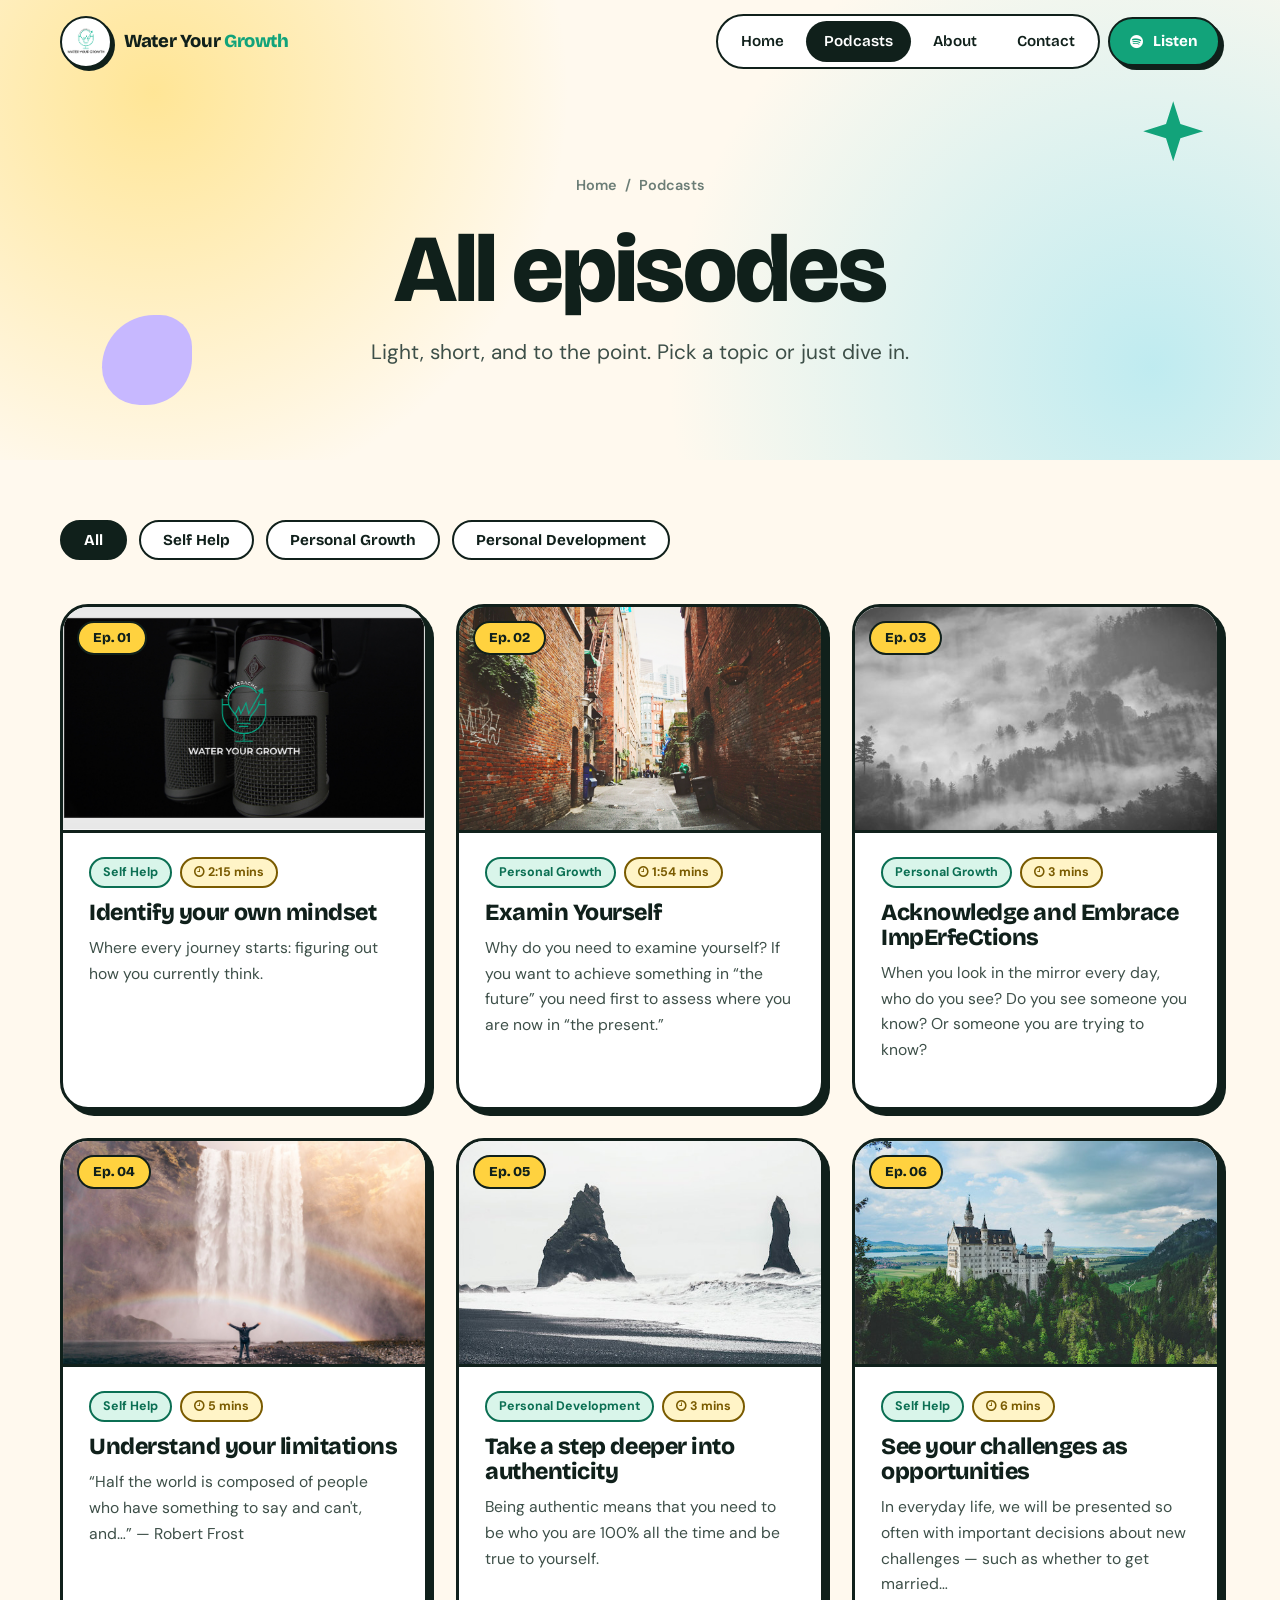
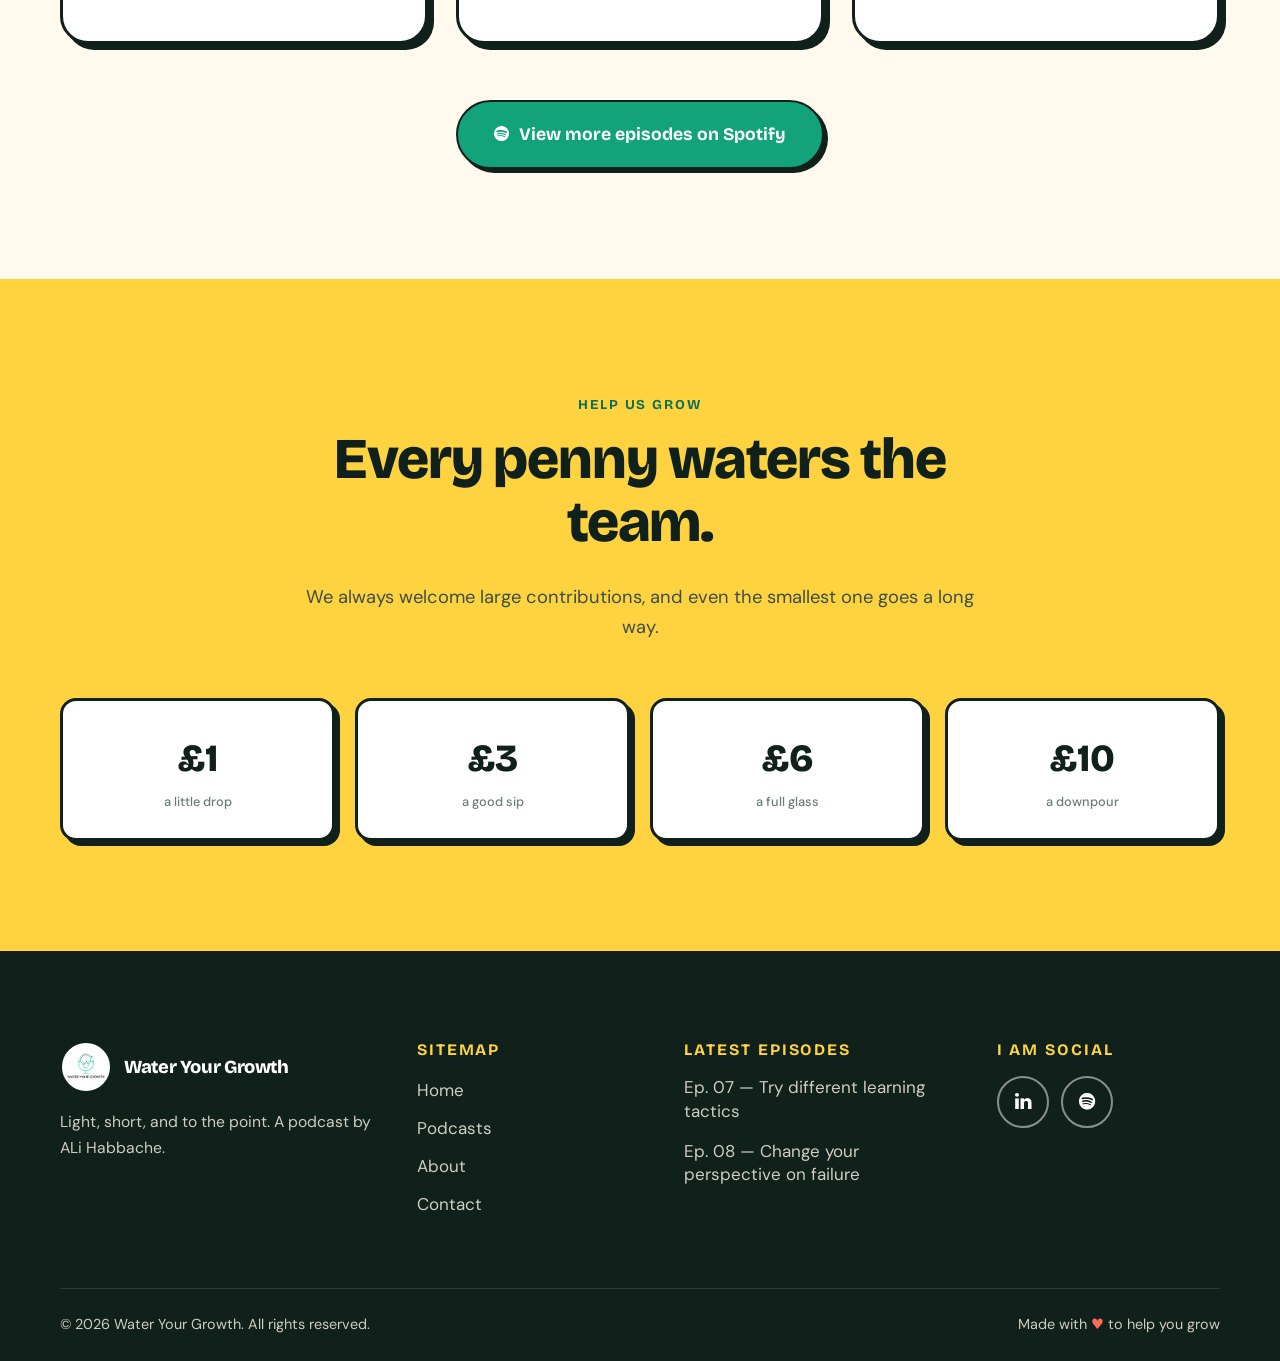
<file: podcasts.html>
<!DOCTYPE html>
<html lang="en">
<head>
	<meta charset="utf-8" />
	<meta name="viewport" content="width=device-width, initial-scale=1" />
	<title>Episodes — Water Your Growth Podcast</title>
	<meta name="description" content="Every episode is light, short, and to the point. Browse all Water Your Growth episodes on self help, personal growth and personal development." />
	<meta name="keywords" content="Water Your Growth, Growth Mindset, Self Help, Personal Development, Personal Growth, educational, ALi Habbache" />
	<meta name="author" content="ALi Habbache" />
	<meta name="robots" content="index, follow" />
	<meta name="theme-color" content="#fff9ee" />

	<meta property="og:locale" content="en" />
	<meta property="og:type" content="website" />
	<meta property="og:title" content="Episodes — Water Your Growth Podcast" />
	<meta property="og:description" content="Light, short, and to the point. Browse every episode." />
	<meta property="og:url" content="https://www.wateryourgrowth.com/podcasts.html" />
	<meta property="og:site_name" content="Water Your Growth Podcast" />
	<meta property="og:image" content="https://www.wateryourgrowth.com/assets/img/podcast-hero.jpg" />

	<link rel="icon" href="assets/img/favicon.png" />
	<link rel="preconnect" href="https://fonts.googleapis.com" />
	<link rel="preconnect" href="https://fonts.gstatic.com" crossorigin />
	<link href="https://fonts.googleapis.com/css2?family=Bricolage+Grotesque:opsz,wght@12..96,500;12..96,700;12..96,800&family=DM+Sans:wght@400;500;700&display=swap" rel="stylesheet" />
	<link href="https://maxcdn.bootstrapcdn.com/font-awesome/4.5.0/css/font-awesome.min.css" rel="stylesheet" integrity="sha384-XdYbMnZ/QjLh6iI4ogqCTaIjrFk87ip+ekIjefZch0Y+PvJ8CDYtEs1ipDmPorQ+" crossorigin="anonymous" />
	<link href="assets/css/modern.css" rel="stylesheet" />
</head>
<body>
	<a class="skip-link" href="#main">Skip to content</a>

	<header class="site-header">
		<div class="container">
			<a class="brand" href="index.html" aria-label="Water Your Growth — home">
				<span class="brand-badge"><img src="assets/img/logo.png" alt="" /></span>
				<span class="brand-text">Water Your <span>Growth</span></span>
			</a>
			<nav class="nav" aria-label="Main">
				<ul class="nav-links" id="nav-links">
					<li><a href="index.html">Home</a></li>
					<li><a href="podcasts.html" class="active" aria-current="page">Podcasts</a></li>
					<li><a href="about-us.html">About</a></li>
					<li><a href="contact.html">Contact</a></li>
				</ul>
				<a class="btn nav-cta" href="https://open.spotify.com/show/0UwgAOFIvu4CjE8tp0j9Gi?si=_KRq0kqVR7CDPqPMtefZrg" target="_blank" rel="noopener"><i class="fa fa-spotify"></i> Listen</a>
				<button class="nav-toggle" aria-label="Toggle menu" aria-expanded="false" aria-controls="nav-links"><span></span></button>
			</nav>
		</div>
	</header>

	<main id="main">

		<section class="page-hero">
			<span class="shape shape-star" aria-hidden="true"></span>
			<span class="shape shape-blob" aria-hidden="true" style="left:8%;bottom:12%"></span>
			<div class="container">
				<div class="crumbs"><a href="index.html">Home</a> <span>/</span> <span>Podcasts</span></div>
				<h1>All episodes</h1>
				<p>Light, short, and to the point. Pick a topic or just dive in.</p>
			</div>
		</section>

		<section class="section" style="padding-top:60px">
			<div class="container">

				<div class="filters" role="group" aria-label="Filter episodes by topic">
					<button class="chip active" type="button" data-filter="all" aria-pressed="true">All</button>
					<button class="chip" type="button" data-filter="self-help" aria-pressed="false">Self Help</button>
					<button class="chip" type="button" data-filter="personal-growth" aria-pressed="false">Personal Growth</button>
					<button class="chip" type="button" data-filter="personal-development" aria-pressed="false">Personal Development</button>
				</div>

				<div class="ep-grid">

					<article class="ep-card" data-cat="self-help" style="--tilt:-.6deg">
						<div class="ep-art">
							<span class="ep-num">Ep. 01</span>
							<img src="assets/img/podcast-hero.jpg" alt="" loading="lazy" />
							<span class="ep-play" aria-hidden="true"><i class="fa fa-play"></i></span>
						</div>
						<div class="ep-body">
							<div class="ep-tags"><span class="tag">Self Help</span><span class="tag tag-time"><i class="fa fa-clock-o"></i> 2:15 mins</span></div>
							<h3><a href="https://open.spotify.com/episode/3XUxHkICE8mU468zAvEsn5?si=c05c6ad4be2b4b58" target="_blank" rel="noopener">Identify your own mindset</a></h3>
							<p>Where every journey starts: figuring out how you currently think.</p>
						</div>
					</article>

					<article class="ep-card" data-cat="personal-growth" style="--tilt:.6deg">
						<div class="ep-art">
							<span class="ep-num">Ep. 02</span>
							<img src="assets/img/cards/podcast-full-thumb.jpg" alt="" loading="lazy" />
							<span class="ep-play" aria-hidden="true"><i class="fa fa-play"></i></span>
						</div>
						<div class="ep-body">
							<div class="ep-tags"><span class="tag">Personal Growth</span><span class="tag tag-time"><i class="fa fa-clock-o"></i> 1:54 mins</span></div>
							<h3><a href="https://open.spotify.com/episode/7ftjHag3jpCCGaOYVAvidT?si=9406cf4c490448e0" target="_blank" rel="noopener">Examin Yourself</a></h3>
							<p>Why do you need to examine yourself? If you want to achieve something in “the future” you need first to assess where you are now in “the present.”</p>
						</div>
					</article>

					<article class="ep-card" data-cat="personal-growth" style="--tilt:-.6deg">
						<div class="ep-art">
							<span class="ep-num">Ep. 03</span>
							<img src="assets/img/cards/podcast-boxed-thumb2.jpg" alt="" loading="lazy" />
							<span class="ep-play" aria-hidden="true"><i class="fa fa-play"></i></span>
						</div>
						<div class="ep-body">
							<div class="ep-tags"><span class="tag">Personal Growth</span><span class="tag tag-time"><i class="fa fa-clock-o"></i> 3 mins</span></div>
							<h3><a href="https://open.spotify.com/episode/3RXbL3HRnrpogyGQNSMWiz?si=4b841dbef6c44a64" target="_blank" rel="noopener">Acknowledge and Embrace ImpErfeCtions</a></h3>
							<p>When you look in the mirror every day, who do you see? Do you see someone you know? Or someone you are trying to know?</p>
						</div>
					</article>

					<article class="ep-card" data-cat="self-help" style="--tilt:.6deg">
						<div class="ep-art">
							<span class="ep-num">Ep. 04</span>
							<img src="assets/img/cards/podcast-boxed-thumb3.jpg" alt="" loading="lazy" />
							<span class="ep-play" aria-hidden="true"><i class="fa fa-play"></i></span>
						</div>
						<div class="ep-body">
							<div class="ep-tags"><span class="tag">Self Help</span><span class="tag tag-time"><i class="fa fa-clock-o"></i> 5 mins</span></div>
							<h3><a href="https://open.spotify.com/episode/1JEc2WY9ZiLbhyyl4k8Lg2?si=4fc47cd284b4413a" target="_blank" rel="noopener">Understand your limitations</a></h3>
							<p>“Half the world is composed of people who have something to say and can't, and…” — Robert Frost</p>
						</div>
					</article>

					<article class="ep-card" data-cat="personal-development" style="--tilt:-.6deg">
						<div class="ep-art">
							<span class="ep-num">Ep. 05</span>
							<img src="assets/img/cards/podcast-boxed-thumb4.jpg" alt="" loading="lazy" />
							<span class="ep-play" aria-hidden="true"><i class="fa fa-play"></i></span>
						</div>
						<div class="ep-body">
							<div class="ep-tags"><span class="tag">Personal Development</span><span class="tag tag-time"><i class="fa fa-clock-o"></i> 3 mins</span></div>
							<h3><a href="https://open.spotify.com/episode/6HVNTyGYEwYzzFgItDC6mI?si=e25ca414b51d4c97" target="_blank" rel="noopener">Take a step deeper into authenticity</a></h3>
							<p>Being authentic means that you need to be who you are 100% all the time and be true to yourself.</p>
						</div>
					</article>

					<article class="ep-card" data-cat="self-help" style="--tilt:.6deg">
						<div class="ep-art">
							<span class="ep-num">Ep. 06</span>
							<img src="assets/img/cards/podcast-boxed-thumb5.jpg" alt="" loading="lazy" />
							<span class="ep-play" aria-hidden="true"><i class="fa fa-play"></i></span>
						</div>
						<div class="ep-body">
							<div class="ep-tags"><span class="tag">Self Help</span><span class="tag tag-time"><i class="fa fa-clock-o"></i> 6 mins</span></div>
							<h3><a href="https://open.spotify.com/episode/5BWrPd1SrG9gbx0LzhPr0C?si=6f98e43b782045af" target="_blank" rel="noopener">See your challenges as opportunities</a></h3>
							<p>In everyday life, we will be presented so often with important decisions about new challenges — such as whether to get married…</p>
						</div>
					</article>

				</div>

				<div class="cta-row">
					<a class="btn btn-green btn-lg" href="https://open.spotify.com/show/0UwgAOFIvu4CjE8tp0j9Gi?si=_KRq0kqVR7CDPqPMtefZrg" target="_blank" rel="noopener"><i class="fa fa-spotify"></i> View more episodes on Spotify</a>
				</div>
			</div>
		</section>

		<section id="donate" class="section section-sun">
			<div class="container center">
				<div class="section-head center reveal">
					<span class="eyebrow">Help us grow</span>
					<h2>Every penny waters the team.</h2>
					<p>We always welcome large contributions, and even the smallest one goes a long way.</p>
				</div>
				<div class="donate-grid reveal">
					<a class="donate-amt" href="https://www.paypal.com/paypalme/wateryourgrowth" target="_blank" rel="noopener">£1<small>a little drop</small></a>
					<a class="donate-amt" href="https://www.paypal.com/paypalme/wateryourgrowth" target="_blank" rel="noopener">£3<small>a good sip</small></a>
					<a class="donate-amt" href="https://www.paypal.com/paypalme/wateryourgrowth" target="_blank" rel="noopener">£6<small>a full glass</small></a>
					<a class="donate-amt" href="https://www.paypal.com/paypalme/wateryourgrowth" target="_blank" rel="noopener">£10<small>a downpour</small></a>
				</div>
			</div>
		</section>

	</main>

	<footer class="site-footer">
		<div class="container">
			<div class="footer-grid">
				<div class="footer-brand">
					<a class="brand" href="index.html"><span class="brand-badge"><img src="assets/img/logo.png" alt="" /></span><span class="brand-text">Water Your Growth</span></a>
					<p>Light, short, and to the point. A podcast by ALi Habbache.</p>
				</div>
				<div>
					<h4>Sitemap</h4>
					<ul class="footer-list">
						<li><a href="index.html">Home</a></li>
						<li><a href="podcasts.html">Podcasts</a></li>
						<li><a href="about-us.html">About</a></li>
						<li><a href="contact.html">Contact</a></li>
					</ul>
				</div>
				<div>
					<h4>Latest episodes</h4>
					<ul class="footer-eps">
						<li><a href="https://open.spotify.com/episode/5V1z5bCGOxOTAQ2JnmDpN2?si=38253fa31ca4441c" target="_blank" rel="noopener">Ep. 07 — Try different learning tactics</a></li>
						<li><a href="https://open.spotify.com/episode/5ooJucrFzeTPk5b1ufOdjo?si=1058794a7d9c4941" target="_blank" rel="noopener">Ep. 08 — Change your perspective on failure</a></li>
					</ul>
				</div>
				<div>
					<h4>I am social</h4>
					<div class="social-row" style="margin-top:0">
						<a class="social-btn" href="https://www.linkedin.com/company/wateryourgrowth/" target="_blank" rel="noopener" aria-label="LinkedIn"><i class="fa fa-linkedin"></i></a>
						<a class="social-btn" href="https://open.spotify.com/show/0UwgAOFIvu4CjE8tp0j9Gi?si=_KRq0kqVR7CDPqPMtefZrg" target="_blank" rel="noopener" aria-label="Spotify"><i class="fa fa-spotify"></i></a>
					</div>
				</div>
			</div>
			<div class="footer-bar">
				<span>© <span class="year">2022</span> Water Your Growth. All rights reserved.</span>
				<span>Made with <span class="heart">♥</span> to help you grow</span>
			</div>
		</div>
	</footer>

	<script src="assets/js/modern.js"></script>
</body>
</html>
</file>
<file: assets/css/modern.css>
/* ==========================================================================
   WATER YOUR GROWTH — Modern design system
   ========================================================================== */

:root {
	--green: #12a37a;
	--green-dark: #0b6f53;
	--green-soft: #d9f5ea;
	--ink: #10201b;
	--ink-soft: #3d4f48;
	--muted: #6b7d76;
	--cream: #fff9ee;
	--paper: #ffffff;
	--sun: #ffd23f;
	--coral: #ff6b5b;
	--sky: #8be0f2;
	--lilac: #c7b8ff;
	--radius: 28px;
	--radius-sm: 16px;
	--shadow: 0 18px 40px -18px rgba(16, 32, 27, .35);
	--shadow-pop: 6px 6px 0 var(--ink);
	--font-head: 'Bricolage Grotesque', 'Segoe UI', system-ui, sans-serif;
	--font-body: 'DM Sans', 'Segoe UI', system-ui, sans-serif;
	--ease: cubic-bezier(.2, .8, .2, 1);
}

*, *::before, *::after { box-sizing: border-box; }

html { scroll-behavior: smooth; overflow-x: clip; }

body {
	margin: 0;
	font-family: var(--font-body);
	font-size: 17px;
	line-height: 1.65;
	color: var(--ink);
	background: var(--cream);
	-webkit-font-smoothing: antialiased;
	overflow-x: hidden;
}

img { max-width: 100%; display: block; }
a { color: inherit; text-decoration: none; }
ul { list-style: none; margin: 0; padding: 0; }
h1, h2, h3, h4 { font-family: var(--font-head); line-height: 1.08; margin: 0 0 .5em; letter-spacing: -.02em; }
p { margin: 0 0 1em; }

:focus-visible { outline: 3px solid var(--coral); outline-offset: 3px; border-radius: 8px; }

.container { width: min(1160px, 92%); margin-inline: auto; }
.center { text-align: center; }
.sr-only { position: absolute; width: 1px; height: 1px; overflow: hidden; clip: rect(0 0 0 0); white-space: nowrap; }

.skip-link {
	position: absolute; left: 12px; top: -60px; z-index: 200;
	background: var(--ink); color: #fff; padding: 10px 18px; border-radius: 99px;
	transition: top .2s;
}
.skip-link:focus { top: 12px; }

/* ---------- Buttons ---------- */
.btn {
	display: inline-flex; align-items: center; justify-content: center; gap: 10px;
	font-family: var(--font-head); font-weight: 700; font-size: 1rem;
	padding: 14px 28px; border-radius: 99px;
	border: 2.5px solid var(--ink); background: var(--sun); color: var(--ink);
	box-shadow: 4px 4px 0 var(--ink);
	cursor: pointer;
	transition: transform .2s var(--ease), box-shadow .2s var(--ease), background .2s;
}
.btn:hover { transform: translate(-2px, -2px); box-shadow: 6px 6px 0 var(--ink); }
.btn:active { transform: translate(3px, 3px); box-shadow: 1px 1px 0 var(--ink); }
.btn-green { background: var(--green); color: #fff; }
.btn-coral { background: var(--coral); color: #fff; }
.btn-white { background: #fff; }
.btn-ghost { background: transparent; box-shadow: none; }
.btn-ghost:hover { background: var(--ink); color: #fff; box-shadow: none; transform: none; }
.btn-lg { padding: 18px 36px; font-size: 1.1rem; }
.btn-block { width: 100%; }

/* ---------- Header ---------- */
.site-header {
	position: fixed; inset: 0 0 auto 0; z-index: 100;
	padding: 14px 0;
	transition: padding .3s var(--ease), background .3s, box-shadow .3s;
}
.site-header.scrolled {
	padding: 8px 0;
	background: rgba(255, 249, 238, .85);
	-webkit-backdrop-filter: blur(14px); backdrop-filter: blur(14px);
	box-shadow: 0 1px 0 rgba(16, 32, 27, .08);
}
.site-header .container { display: flex; align-items: center; justify-content: space-between; gap: 20px; }

.brand { display: flex; align-items: center; gap: 12px; font-family: var(--font-head); font-weight: 800; font-size: 1.15rem; letter-spacing: -.02em; }
.brand-badge {
	width: 52px; height: 52px; border-radius: 50%; background: #fff; border: 2.5px solid var(--ink);
	display: grid; place-items: center; overflow: hidden; box-shadow: 3px 3px 0 var(--ink);
	transition: transform .4s var(--ease);
}
.brand:hover .brand-badge { transform: rotate(-12deg) scale(1.06); }
.brand-badge img { width: 40px; height: 40px; object-fit: contain; }
.brand-text span { color: var(--green); }

.nav { display: flex; align-items: center; gap: 8px; }
.nav-links { display: flex; gap: 4px; background: #fff; border: 2.5px solid var(--ink); border-radius: 99px; padding: 5px; }
.nav-links a {
	display: block; padding: 8px 18px; border-radius: 99px;
	font-family: var(--font-head); font-weight: 600; font-size: .95rem;
	transition: background .2s, color .2s;
}
.nav-links a:hover { background: var(--green-soft); }
.nav-links a.active { background: var(--ink); color: #fff; }

.nav-cta { display: inline-flex; padding: 10px 20px; font-size: .95rem; background: var(--green); color: #fff; }

.nav-toggle {
	display: none; width: 48px; height: 48px; border-radius: 50%;
	border: 2.5px solid var(--ink); background: var(--sun); cursor: pointer;
	box-shadow: 3px 3px 0 var(--ink); position: relative;
}
.nav-toggle span, .nav-toggle span::before, .nav-toggle span::after {
	content: ''; position: absolute; left: 50%; top: 50%; width: 20px; height: 2.5px; background: var(--ink);
	transform: translate(-50%, -50%); transition: transform .3s var(--ease), background .2s;
}
.nav-toggle span::before { transform: translate(-50%, -7px); }
.nav-toggle span::after { transform: translate(-50%, 5px); }
.nav-toggle[aria-expanded="true"] span { background: transparent; }
.nav-toggle[aria-expanded="true"] span::before { transform: translate(-50%, -50%) rotate(45deg); }
.nav-toggle[aria-expanded="true"] span::after { transform: translate(-50%, -50%) rotate(-45deg); }

/* ---------- Hero ---------- */
.hero {
	position: relative; padding: 150px 0 120px; overflow: hidden;
	background:
		radial-gradient(circle at 85% 10%, rgba(255, 210, 63, .45), transparent 40%),
		radial-gradient(circle at 5% 90%, rgba(139, 224, 242, .5), transparent 40%),
		var(--cream);
}
.hero-grid { display: grid; grid-template-columns: minmax(0, 1.1fr) minmax(0, .9fr); gap: 56px; align-items: center; position: relative; z-index: 2; }

.pill {
	display: inline-flex; align-items: center; gap: 8px;
	background: #fff; border: 2.5px solid var(--ink); border-radius: 99px;
	padding: 6px 16px; font-family: var(--font-head); font-weight: 700; font-size: .85rem;
	letter-spacing: .04em; text-transform: uppercase; margin-bottom: 22px;
	box-shadow: 3px 3px 0 var(--ink);
}
.pill .dot { width: 10px; height: 10px; border-radius: 50%; background: var(--coral); animation: pulse 1.6s infinite; }

.hero h1 { font-size: clamp(2.4rem, 7vw, 5.6rem); font-weight: 800; margin-bottom: 24px; }
.hero h1 .hl { position: relative; display: inline-block; color: var(--green); z-index: 0; }
.hero h1 .hl::after {
	content: ''; position: absolute; left: -2%; right: -2%; bottom: 4%; height: 28%;
	background: var(--sun); z-index: -1; border-radius: 99px; transform: rotate(-1.5deg);
	transform-origin: left; animation: draw 1s .5s var(--ease) both;
}
.hero-lead { font-size: 1.3rem; color: var(--ink-soft); max-width: 34ch; margin-bottom: 32px; }
.hero-actions { display: flex; flex-wrap: wrap; gap: 16px; }

/* floating shapes */
.shape { position: absolute; z-index: 1; pointer-events: none; }
.shape-ring { width: 120px; height: 120px; border: 14px solid var(--coral); border-radius: 50%; top: 18%; left: 46%; opacity: .9; animation: float 7s ease-in-out infinite; }
.shape-blob { width: 90px; height: 90px; background: var(--lilac); border-radius: 62% 38% 55% 45%; bottom: 14%; left: 4%; animation: float 9s ease-in-out infinite reverse, morph 8s ease-in-out infinite; }
.shape-star { width: 60px; height: 60px; background: var(--green); clip-path: polygon(50% 0, 62% 38%, 100% 50%, 62% 62%, 50% 100%, 38% 62%, 0 50%, 38% 38%); top: 22%; right: 6%; animation: spin 14s linear infinite; }

/* Now playing card */
.now-playing { position: relative; transform: rotate(2.5deg); transition: transform .5s var(--ease); }
.now-playing:hover { transform: rotate(0); }
.np-card {
	background: #fff; border: 3px solid var(--ink); border-radius: var(--radius);
	padding: 26px; box-shadow: 10px 10px 0 var(--ink);
}
.np-top { display: flex; align-items: center; gap: 18px; margin-bottom: 20px; }
.np-art {
	flex: none; width: 96px; height: 96px; border-radius: 22px; overflow: hidden;
	border: 2.5px solid var(--ink); background: var(--green);
}
.np-art img { width: 100%; height: 100%; object-fit: cover; }
.np-label { font-size: .78rem; font-weight: 700; letter-spacing: .1em; text-transform: uppercase; color: var(--coral); }
.np-title { font-size: 1.4rem; margin: 2px 0 4px; }
.np-meta { font-size: .9rem; color: var(--muted); display: flex; gap: 14px; flex-wrap: wrap; }
.sticker {
	position: absolute; top: -26px; right: -18px; z-index: 3;
	width: 96px; height: 96px; border-radius: 50%; background: var(--sun); border: 3px solid var(--ink);
	display: grid; place-items: center; text-align: center;
	font-family: var(--font-head); font-weight: 800; font-size: .9rem; line-height: 1.1;
	transform: rotate(14deg); animation: wobble 4s ease-in-out infinite;
}

/* ---------- Audio player ---------- */
.player { display: flex; align-items: center; gap: 16px; background: var(--green-soft); border: 2.5px solid var(--ink); border-radius: 99px; padding: 10px 20px 10px 10px; }
.player-btn {
	flex: none; width: 54px; height: 54px; border-radius: 50%; border: 2.5px solid var(--ink);
	background: var(--coral); color: #fff; cursor: pointer; font-size: 1.1rem;
	display: grid; place-items: center; transition: transform .2s var(--ease);
}
.player-btn:hover { transform: scale(1.08); }
.player-btn .fa-play { margin-left: 3px; }
.player-main { flex: 1; min-width: 0; }
.wave { display: flex; align-items: center; gap: 3px; height: 30px; margin-bottom: 4px; cursor: pointer; }
.wave i {
	flex: 1; min-width: 2px; border-radius: 3px; background: rgba(16, 32, 27, .22); height: var(--h, 40%);
	transform-origin: center; transition: background .2s;
}
.wave i.on { background: var(--green-dark); }
.player.playing .wave i { animation: bar 0.9s ease-in-out infinite; animation-delay: calc(var(--i) * -.07s); }
.player-time { font-size: .78rem; font-weight: 600; color: var(--ink-soft); display: flex; justify-content: space-between; font-variant-numeric: tabular-nums; }

/* ---------- Marquee ---------- */
.marquee { background: var(--ink); color: var(--cream); border-block: 3px solid var(--ink); overflow: hidden; transform: rotate(-1.2deg); margin: -34px -20px 0; position: relative; z-index: 5; }
.marquee-track { display: flex; width: max-content; animation: marquee 28s linear infinite; }
.marquee:hover .marquee-track { animation-play-state: paused; }
.marquee-track span {
	font-family: var(--font-head); font-weight: 800; font-size: 1.6rem; padding: 16px 28px; white-space: nowrap;
	display: inline-flex; align-items: center; gap: 56px;
}
.marquee-track span::after { content: '\2726'; color: var(--sun); }
.marquee-track span:nth-child(3n)::after { color: var(--coral); }
.marquee-track span:nth-child(3n+1)::after { color: var(--green); }

/* ---------- Sections ---------- */
.section { padding: 110px 0; position: relative; }
.section-white { background: #fff; }
.section-green { background: var(--green); color: #fff; }
.section-ink { background: var(--ink); color: var(--cream); }
.section-sun { background: var(--sun); }

.section-head { max-width: 700px; margin-bottom: 56px; }
.section-head.center { margin-inline: auto; }
.eyebrow {
	display: inline-block; font-family: var(--font-head); font-weight: 700; font-size: .85rem;
	letter-spacing: .14em; text-transform: uppercase; color: var(--green-dark);
	margin-bottom: 12px;
}
.section-green .eyebrow, .section-ink .eyebrow { color: var(--sun); }
.section-head h2 { font-size: clamp(2.2rem, 5vw, 3.6rem); font-weight: 800; }
.section-head p { font-size: 1.15rem; color: var(--ink-soft); }
.section-green .section-head p, .section-ink .section-head p { color: rgba(255, 255, 255, .85); }

/* ---------- Episode cards ---------- */
.ep-list { display: grid; gap: 28px; }
.ep-grid { display: grid; grid-template-columns: repeat(auto-fill, minmax(320px, 1fr)); gap: 28px; }

.ep-card {
	--tilt: 0deg;
	display: flex; flex-direction: column;
	background: #fff; border: 3px solid var(--ink); border-radius: var(--radius); overflow: hidden;
	box-shadow: var(--shadow-pop);
	transition: transform .35s var(--ease), box-shadow .35s var(--ease);
}
.ep-card:hover { transform: translate(-4px, -4px) rotate(var(--tilt)); box-shadow: 10px 10px 0 var(--ink); }
.ep-art { position: relative; aspect-ratio: 16 / 10; overflow: hidden; border-bottom: 3px solid var(--ink); background: var(--green); }
.ep-art img { width: 100%; height: 100%; object-fit: cover; transition: transform .6s var(--ease); }
.ep-card:hover .ep-art img { transform: scale(1.08) rotate(1deg); }
.ep-art.no-img { display: grid; place-items: center; font-family: var(--font-head); font-weight: 800; font-size: 6rem; color: rgba(255, 255, 255, .9); }
.ep-art.c1 { background: var(--coral); } .ep-art.c2 { background: var(--lilac); color: var(--ink); }
.ep-num {
	position: absolute; top: 14px; left: 14px; z-index: 2;
	background: var(--sun); border: 2.5px solid var(--ink); border-radius: 99px;
	font-family: var(--font-head); font-weight: 800; font-size: .85rem; padding: 4px 14px;
}
.ep-play {
	position: absolute; right: 16px; bottom: 16px; z-index: 2;
	width: 58px; height: 58px; border-radius: 50%; background: var(--coral); color: #fff;
	border: 2.5px solid var(--ink); display: grid; place-items: center; font-size: 1.1rem;
	transform: scale(0) rotate(-90deg); transition: transform .4s var(--ease);
}
.ep-play .fa { margin-left: 3px; }
.ep-card:hover .ep-play, .ep-card:focus-within .ep-play { transform: scale(1) rotate(0); }

.ep-body { padding: 24px 26px 28px; display: flex; flex-direction: column; flex: 1; }
.ep-tags { display: flex; flex-wrap: wrap; gap: 8px; margin-bottom: 12px; }
.tag {
	font-size: .78rem; font-weight: 700; padding: 3px 12px; border-radius: 99px;
	background: var(--green-soft); color: var(--green-dark); border: 2px solid var(--green-dark);
}
.tag-time { background: #fff4c7; color: #7a5b00; border-color: #7a5b00; }
.ep-body h3 { font-size: 1.45rem; font-weight: 800; margin-bottom: 10px; }
.ep-body h3 a::after { content: ''; position: absolute; inset: 0; }
.ep-card { position: relative; }
.ep-body p { color: var(--ink-soft); font-size: .98rem; flex: 1; }
.ep-date { font-size: .85rem; color: var(--muted); font-weight: 500; }

/* wide variant (featured) */
.ep-card.wide { flex-direction: row; }
.ep-card.wide .ep-art { flex: 0 0 42%; aspect-ratio: auto; border-bottom: 0; border-right: 3px solid var(--ink); min-height: 280px; }
.ep-card.wide .ep-body { justify-content: center; padding: 34px 40px; }
.ep-card.wide h3 { font-size: 2rem; }

.cta-row { display: flex; justify-content: center; margin-top: 56px; }

/* ---------- Filters ---------- */
.filters { display: flex; flex-wrap: wrap; gap: 12px; margin-bottom: 44px; }
.chip {
	font-family: var(--font-head); font-weight: 700; font-size: .95rem; cursor: pointer;
	padding: 9px 22px; border-radius: 99px; border: 2.5px solid var(--ink); background: #fff; color: var(--ink);
	transition: background .2s, transform .2s var(--ease);
}
.chip:hover { transform: translateY(-3px); background: var(--green-soft); }
.chip.active { background: var(--ink); color: #fff; }
.ep-card.hide { display: none; }

/* ---------- About / host ---------- */
.host-grid { display: grid; grid-template-columns: minmax(0, .85fr) minmax(0, 1.15fr); gap: 70px; align-items: center; }
.host-photo { position: relative; max-width: 440px; }
.host-photo::before {
	content: ''; position: absolute; inset: 18px -18px -18px 18px; border-radius: 42% 58% 55% 45% / 50% 45% 55% 50%;
	background: var(--sun); border: 3px solid var(--ink); z-index: 0; animation: morph 9s ease-in-out infinite;
}
.host-photo img {
	position: relative; z-index: 1; width: 100%; aspect-ratio: 1; object-fit: cover; object-position: 60% 30%;
	border: 3px solid var(--ink); border-radius: 58% 42% 45% 55% / 45% 50% 50% 55%;
	animation: morph 9s ease-in-out infinite reverse;
}
.host-badge {
	position: absolute; z-index: 2; bottom: 6%; left: -8%;
	background: #fff; border: 3px solid var(--ink); border-radius: 99px; padding: 8px 20px;
	font-family: var(--font-head); font-weight: 800; box-shadow: 4px 4px 0 var(--ink); transform: rotate(-6deg);
}
.host-copy h2 { font-size: clamp(2.2rem, 5vw, 3.6rem); font-weight: 800; }
.host-copy .role { font-family: var(--font-head); font-weight: 700; color: var(--green-dark); margin-bottom: 18px; display: block; }
.host-copy p { font-size: 1.12rem; color: var(--ink-soft); }

.social-row { display: flex; flex-wrap: wrap; gap: 12px; margin-top: 28px; }
.social-btn {
	width: 52px; height: 52px; border-radius: 50%; border: 2.5px solid var(--ink); background: #fff;
	display: grid; place-items: center; font-size: 1.2rem; box-shadow: 3px 3px 0 var(--ink);
	transition: transform .25s var(--ease), background .2s, color .2s;
}
.social-btn:hover { transform: translateY(-5px) rotate(-8deg); background: var(--green); color: #fff; }

/* ---------- Value cards (about) ---------- */
.values { display: grid; grid-template-columns: repeat(auto-fit, minmax(250px, 1fr)); gap: 26px; }
.value {
	background: #fff; border: 3px solid var(--ink); border-radius: var(--radius); padding: 32px 28px;
	box-shadow: var(--shadow-pop); transition: transform .3s var(--ease);
}
.value:nth-child(1) { transform: rotate(-1.5deg); }
.value:nth-child(2) { transform: rotate(1deg); }
.value:nth-child(3) { transform: rotate(-.8deg); }
.value:hover { transform: rotate(0) translateY(-6px); }
.value-icon {
	width: 64px; height: 64px; border-radius: 20px; border: 2.5px solid var(--ink);
	display: grid; place-items: center; font-size: 1.6rem; margin-bottom: 20px;
}
.value:nth-child(1) .value-icon { background: var(--sun); }
.value:nth-child(2) .value-icon { background: var(--sky); }
.value:nth-child(3) .value-icon { background: var(--lilac); }
.value h3 { font-size: 1.4rem; font-weight: 800; }
.value p { color: var(--ink-soft); margin: 0; font-size: .98rem; }

/* ---------- Remember / quote ---------- */
.remember { text-align: center; }
.remember h2 { font-size: clamp(2.6rem, 7vw, 5.4rem); font-weight: 800; margin-bottom: 22px; }
.remember p { font-size: 1.35rem; max-width: 34ch; margin-inline: auto; }
.mail-link {
	display: inline-flex; align-items: center; gap: 12px; margin-top: 18px; padding: 14px 28px;
	font-family: var(--font-head); font-weight: 800; font-size: clamp(1rem, 2.6vw, 1.5rem);
	background: #fff; color: var(--ink); border: 3px solid var(--ink); border-radius: 99px; box-shadow: 5px 5px 0 var(--ink);
	transition: transform .2s var(--ease), box-shadow .2s var(--ease); max-width: 100%; overflow-wrap: anywhere;
}
.mail-link:hover { transform: translate(-2px, -2px) rotate(-1deg); box-shadow: 8px 8px 0 var(--ink); }

/* ---------- Donate ---------- */
.donate-grid { display: grid; grid-template-columns: repeat(4, minmax(0, 1fr)); gap: 20px; margin-top: 44px; }
.donate-amt {
	font-family: var(--font-head); font-weight: 800; font-size: 2.4rem; text-align: center;
	background: #fff; border: 3px solid var(--ink); border-radius: var(--radius-sm); padding: 26px 10px;
	box-shadow: 5px 5px 0 var(--ink); transition: transform .25s var(--ease), background .2s;
}
.donate-amt:nth-child(2):hover { background: var(--sky); }
.donate-amt:hover { transform: translateY(-8px) rotate(-3deg); background: var(--green-soft); }
.donate-amt:nth-child(even):hover { transform: translateY(-8px) rotate(3deg); }
.donate-amt small { display: block; font-family: var(--font-body); font-size: .8rem; font-weight: 500; color: var(--muted); }

/* ---------- Page hero (inner pages) ---------- */
.page-hero {
	padding: 170px 0 90px; text-align: center; position: relative; overflow: hidden;
	background:
		radial-gradient(circle at 12% 20%, rgba(255, 210, 63, .5), transparent 35%),
		radial-gradient(circle at 90% 80%, rgba(139, 224, 242, .55), transparent 40%),
		var(--cream);
}
.page-hero h1 { font-size: clamp(3rem, 8vw, 6rem); font-weight: 800; position: relative; z-index: 2; margin-bottom: 14px; }
.page-hero p { font-size: 1.3rem; color: var(--ink-soft); max-width: 40ch; margin: 0 auto; position: relative; z-index: 2; }
.crumbs { display: inline-flex; gap: 8px; font-size: .9rem; font-weight: 600; margin-bottom: 20px; color: var(--muted); position: relative; z-index: 2; }
.crumbs a:hover { color: var(--green-dark); text-decoration: underline; }

/* ---------- Contact ---------- */
.contact-grid { display: grid; grid-template-columns: minmax(0, 1fr); max-width: 680px; margin-inline: auto; gap: 50px; align-items: start; }
.contact-cards { display: grid; gap: 22px; }
.c-card {
	display: flex; align-items: center; gap: 20px; background: #fff; border: 3px solid var(--ink);
	border-radius: var(--radius); padding: 22px 26px; box-shadow: var(--shadow-pop);
	transition: transform .3s var(--ease), box-shadow .3s var(--ease);
}
a.c-card:hover { transform: translate(-4px, -4px); box-shadow: 10px 10px 0 var(--ink); }
.c-icon { flex: none; width: 60px; height: 60px; border-radius: 18px; border: 2.5px solid var(--ink); display: grid; place-items: center; font-size: 1.5rem; }
.c-card:nth-child(1) .c-icon { background: var(--sun); }
.c-card:nth-child(2) .c-icon { background: var(--coral); color: #fff; }
.c-card:nth-child(3) .c-icon { background: var(--green); color: #fff; }
.c-card:nth-child(4) .c-icon { background: var(--lilac); }
.c-card h3 { font-size: 1.15rem; margin: 0 0 2px; }
.c-card p { margin: 0; color: var(--muted); font-size: .95rem; word-break: break-word; }

.form-card { background: #fff; border: 3px solid var(--ink); border-radius: var(--radius); padding: 36px; box-shadow: 10px 10px 0 var(--ink); }
.form-card h2 { font-size: 2rem; font-weight: 800; }
.field { margin-bottom: 20px; }
.field label { display: block; font-family: var(--font-head); font-weight: 700; font-size: .95rem; margin-bottom: 6px; }
.field input, .field textarea {
	width: 100%; font: inherit; color: var(--ink); background: var(--cream);
	border: 2.5px solid var(--ink); border-radius: 16px; padding: 14px 18px;
	transition: box-shadow .2s, background .2s;
}
.field input:focus, .field textarea:focus { outline: none; background: #fff; box-shadow: 4px 4px 0 var(--green); }
.field textarea { min-height: 150px; resize: vertical; }
.form-note { font-size: .85rem; color: var(--muted); margin: 14px 0 0; }
.toast {
	position: fixed; left: 50%; bottom: 30px; z-index: 300; transform: translate(-50%, 140px);
	background: var(--ink); color: #fff; padding: 14px 28px; border-radius: 99px; font-weight: 600;
	transition: transform .4s var(--ease); box-shadow: var(--shadow);
}
.toast.show { transform: translate(-50%, 0); }

/* ---------- 404 ---------- */
.error-wrap { min-height: 100vh; display: grid; place-items: center; text-align: center; padding: 140px 0 80px; position: relative; overflow: hidden; background: var(--cream); }
.error-code { font-family: var(--font-head); font-weight: 800; font-size: clamp(7rem, 26vw, 17rem); line-height: .9; letter-spacing: -.06em; display: flex; justify-content: center; align-items: center; gap: .02em; }
.error-code .o {
	display: inline-block; width: .72em; height: .72em; border-radius: 50%; background: var(--green); border: .06em solid var(--ink);
	position: relative; animation: wobble 3s ease-in-out infinite;
}
.error-code .o::after { content: '\2726'; position: absolute; inset: 0; display: grid; place-items: center; font-size: .4em; color: var(--sun); }
.error-wrap h1 { font-size: clamp(1.8rem, 4vw, 2.8rem); font-weight: 800; margin-top: 16px; }
.error-wrap p { color: var(--ink-soft); font-size: 1.2rem; margin-bottom: 30px; }

/* ---------- Footer ---------- */
.site-footer { background: var(--ink); color: rgba(255, 249, 238, .8); padding: 90px 0 0; position: relative; }
.footer-grid { display: grid; grid-template-columns: 1.4fr 1fr 1.2fr 1fr; gap: 44px; padding-bottom: 60px; }
.site-footer h4 { color: var(--sun); font-size: 1rem; text-transform: uppercase; letter-spacing: .12em; margin-bottom: 18px; }
.site-footer a { transition: color .2s, padding-left .2s; }
.site-footer li a:hover { color: var(--sun); padding-left: 6px; }
.footer-list li { margin-bottom: 10px; }
.footer-brand .brand { color: #fff; margin-bottom: 16px; }
.footer-brand p { font-size: .98rem; max-width: 30ch; }
.footer-eps li { margin-bottom: 16px; line-height: 1.4; }
.footer-eps span { display: block; font-size: .82rem; color: rgba(255, 249, 238, .5); }
.site-footer .social-btn { background: transparent; color: #fff; border-color: rgba(255, 255, 255, .5); box-shadow: none; }
.site-footer .social-btn:hover { background: var(--sun); color: var(--ink); border-color: var(--sun); }
.footer-bar { border-top: 1px solid rgba(255, 255, 255, .12); padding: 24px 0; font-size: .9rem; display: flex; justify-content: space-between; flex-wrap: wrap; gap: 10px; }
.footer-bar .heart { color: var(--coral); }

/* ---------- Reveal on scroll ---------- */
.js .reveal { opacity: 0; transform: translateY(40px); transition: opacity .8s var(--ease), transform .8s var(--ease); transition-delay: var(--d, 0s); }
.js .reveal.in { opacity: 1; transform: none; }

/* ---------- Keyframes ---------- */
@keyframes float { 0%, 100% { transform: translateY(0) rotate(0); } 50% { transform: translateY(-24px) rotate(8deg); } }
@keyframes spin { to { transform: rotate(360deg); } }
@keyframes wobble { 0%, 100% { transform: rotate(14deg); } 50% { transform: rotate(4deg) scale(1.06); } }
@keyframes morph { 0%, 100% { border-radius: 58% 42% 45% 55% / 45% 50% 50% 55%; } 50% { border-radius: 42% 58% 55% 45% / 55% 45% 55% 45%; } }
@keyframes pulse { 0% { box-shadow: 0 0 0 0 rgba(255, 107, 91, .7); } 70% { box-shadow: 0 0 0 10px rgba(255, 107, 91, 0); } 100% { box-shadow: 0 0 0 0 rgba(255, 107, 91, 0); } }
@keyframes draw { from { transform: rotate(-1.5deg) scaleX(0); } to { transform: rotate(-1.5deg) scaleX(1); } }
@keyframes bar { 0%, 100% { transform: scaleY(.35); } 50% { transform: scaleY(1.25); } }
@keyframes marquee { to { transform: translateX(-50%); } }

/* ---------- Responsive ---------- */
@media (max-width: 991px) {
	.hero { padding: 130px 0 100px; }
	.hero-grid, .host-grid, .contact-grid { grid-template-columns: minmax(0, 1fr); }
	.hero-grid { gap: 70px; }
	.shape-ring { left: auto; right: 8%; top: 12%; width: 80px; height: 80px; border-width: 10px; }
	.host-photo { margin-inline: auto; }
	.footer-grid { grid-template-columns: repeat(2, minmax(0, 1fr)); }
	.donate-grid { grid-template-columns: repeat(2, minmax(0, 1fr)); }
	.ep-card.wide { flex-direction: column; }
	.ep-card.wide .ep-art { flex: none; aspect-ratio: 16 / 10; min-height: 0; border-right: 0; border-bottom: 3px solid var(--ink); }

	.nav-toggle { display: block; }
	.nav-cta { display: none; }
	.nav-links {
		position: absolute; top: calc(100% + 8px); left: 4%; right: 4%;
		flex-direction: column; border-radius: 28px; padding: 12px; box-shadow: 8px 8px 0 var(--ink);
		opacity: 0; visibility: hidden; transform: translateY(-14px) scale(.97);
		transition: opacity .25s, transform .3s var(--ease), visibility .25s;
	}
	.nav-links.open { opacity: 1; visibility: visible; transform: none; }
	.nav-links a { padding: 14px 20px; font-size: 1.1rem; }
}

@media (max-width: 575px) {
	body { font-size: 16px; }
	.section { padding: 80px 0; }
	.brand-text { display: none; }
	.np-meta { gap: 4px 14px; }
	.shape-star, .shape-ring { opacity: .25; }
	.mail-link { font-size: .95rem; padding: 12px 18px; }
	.np-card { padding: 20px; box-shadow: 6px 6px 0 var(--ink); }
	.np-art { width: 76px; height: 76px; }
	.ep-grid { grid-template-columns: minmax(0, 1fr); }
	.footer-grid { grid-template-columns: minmax(0, 1fr); }
	.form-card { padding: 24px; box-shadow: 6px 6px 0 var(--ink); }
	.sticker { width: 78px; height: 78px; font-size: .75rem; right: -8px; }
	.player { padding-right: 14px; }
}

@media (prefers-reduced-motion: reduce) {
	*, *::before, *::after { animation-duration: .001ms !important; animation-iteration-count: 1 !important; transition-duration: .001ms !important; scroll-behavior: auto !important; }
	.js .reveal { opacity: 1; transform: none; }
	/* Keep the banner scrolling (slow, horizontal-only) so it isn't frozen for reduced-motion desktop users */
	.marquee-track { animation: marquee 60s linear infinite !important; }
}
</file>
